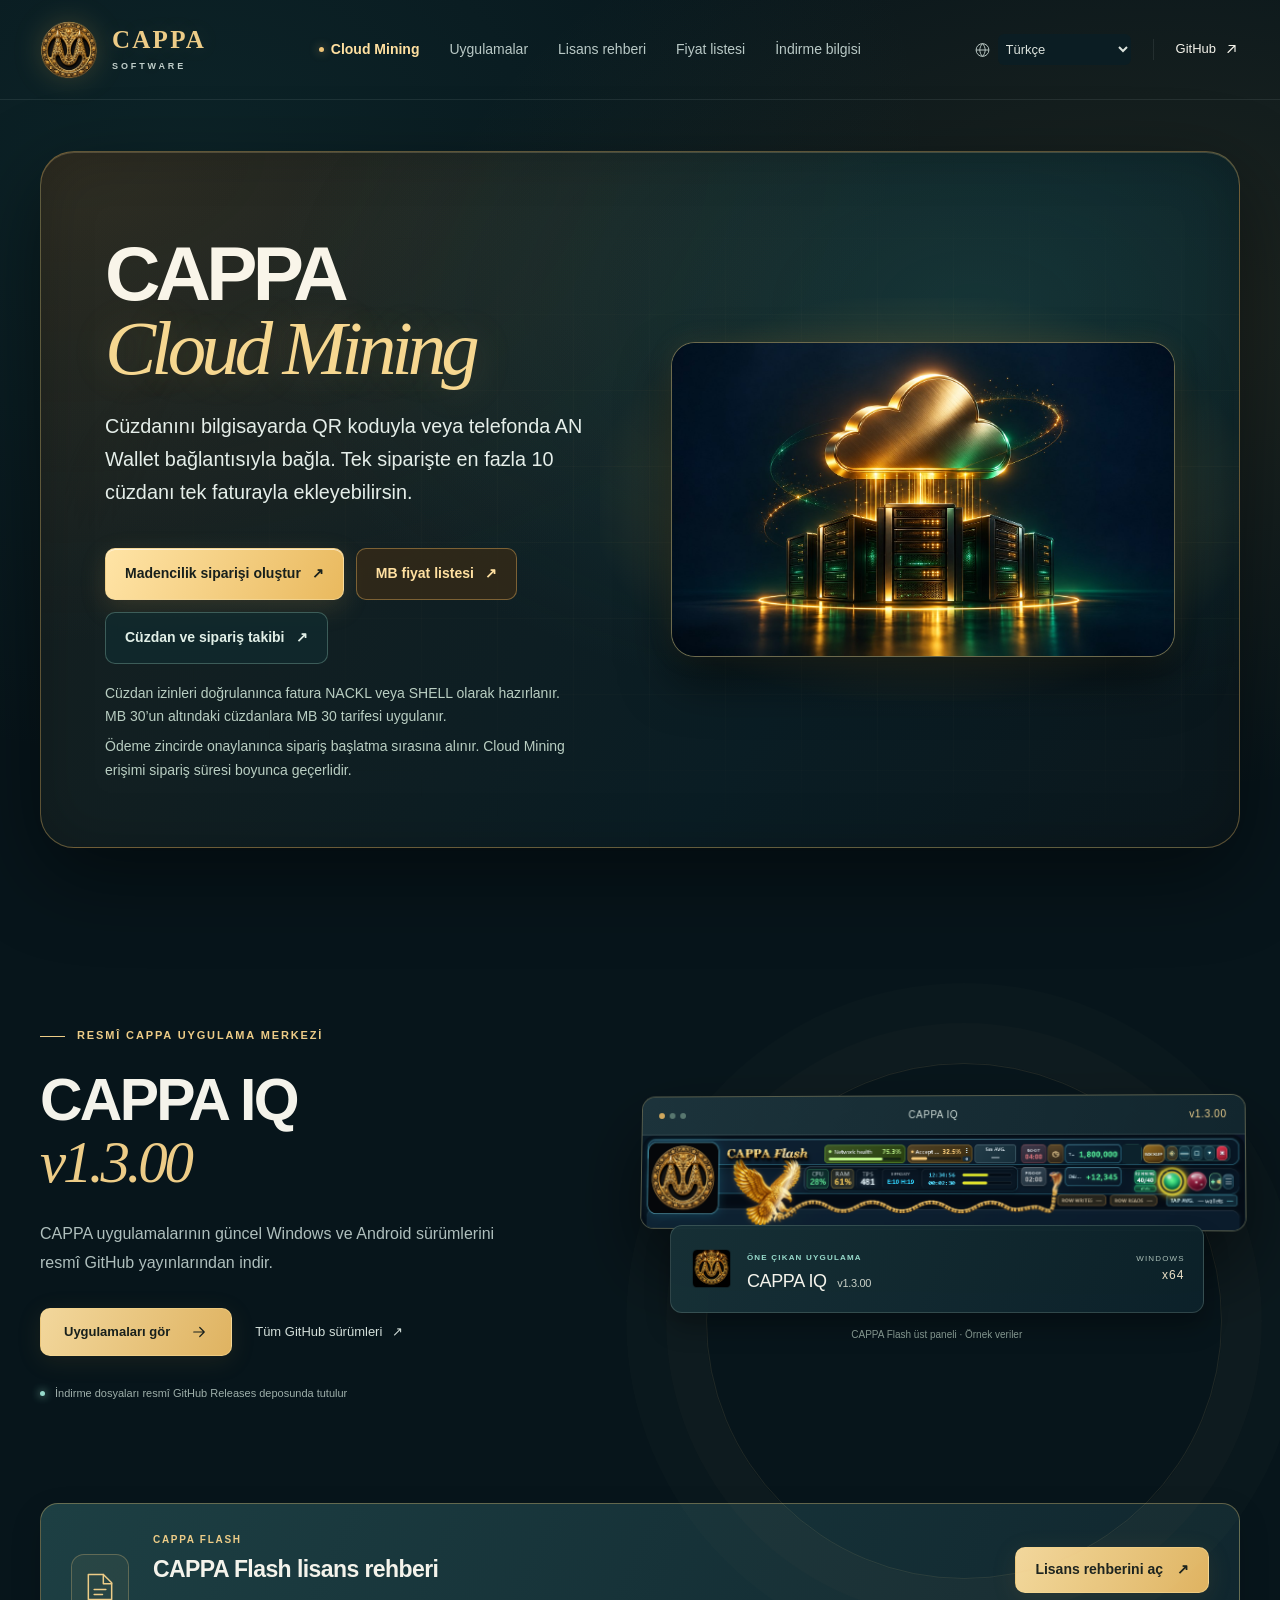
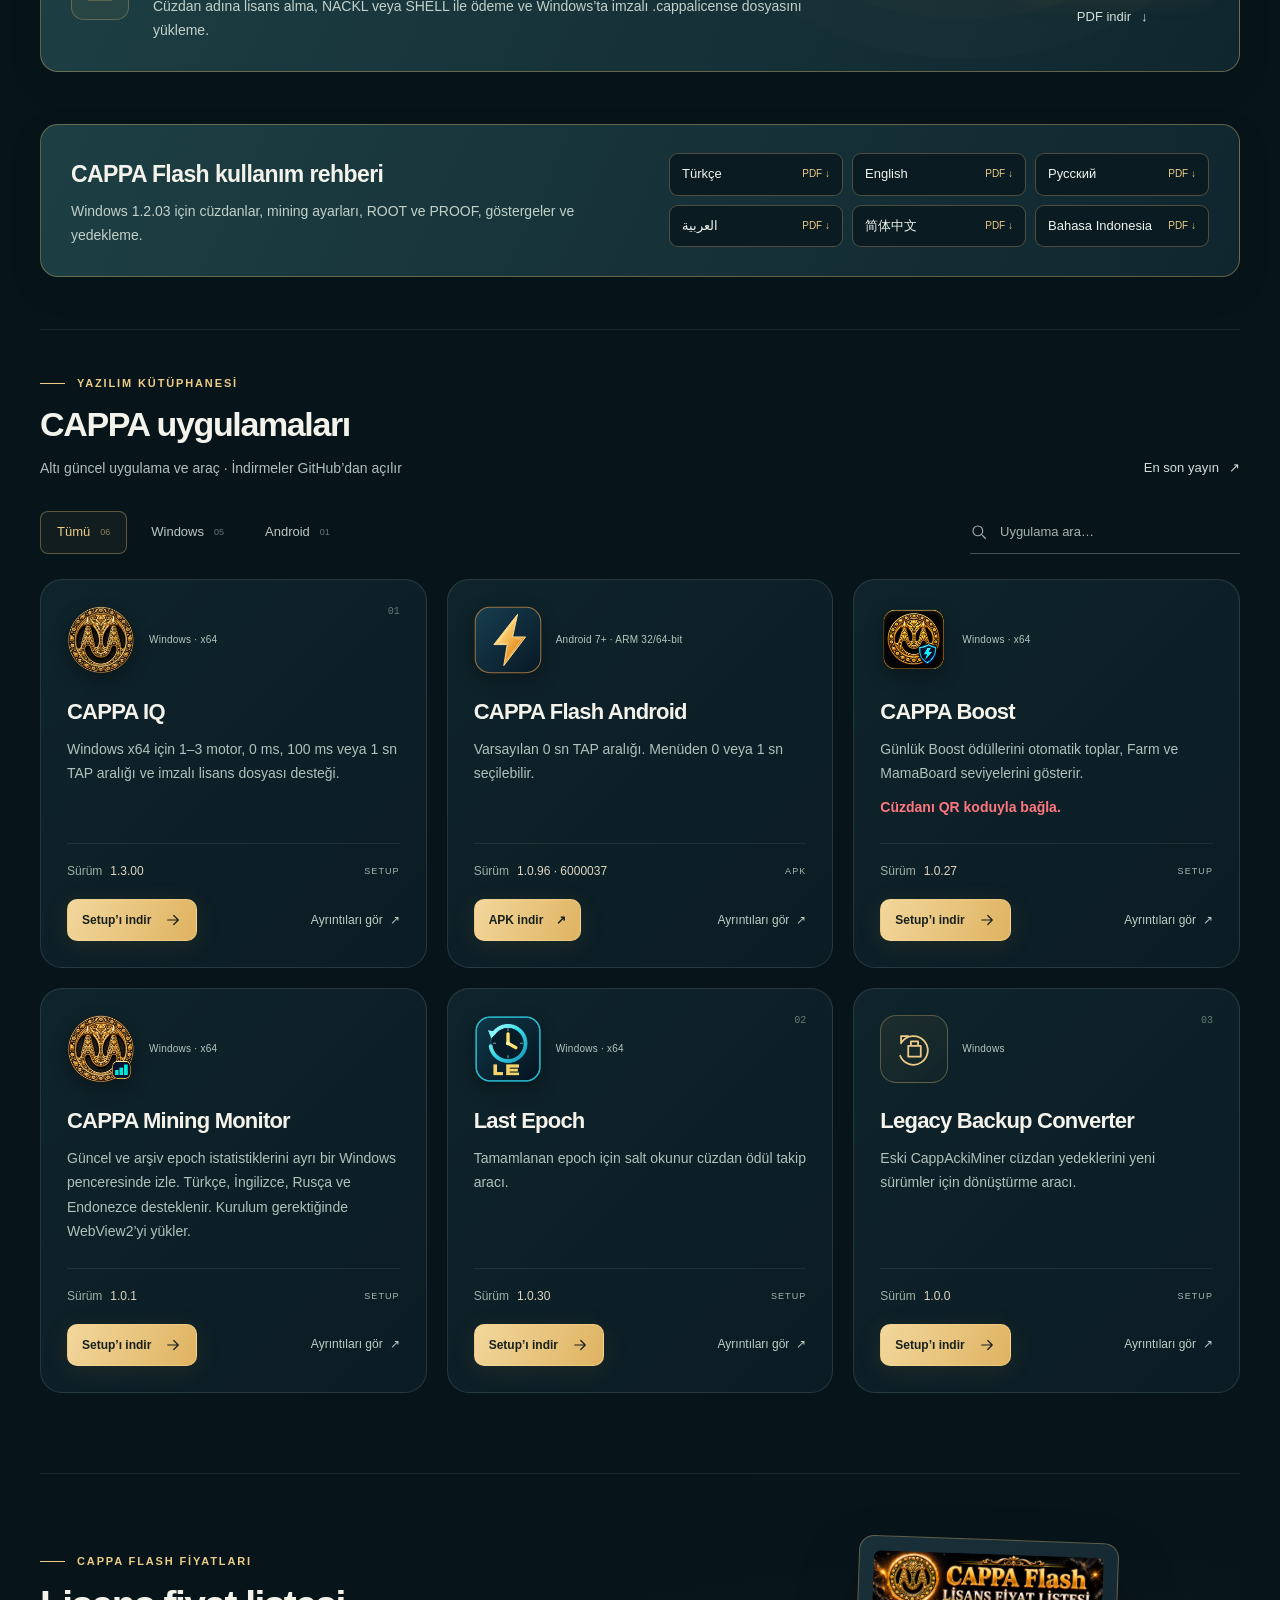
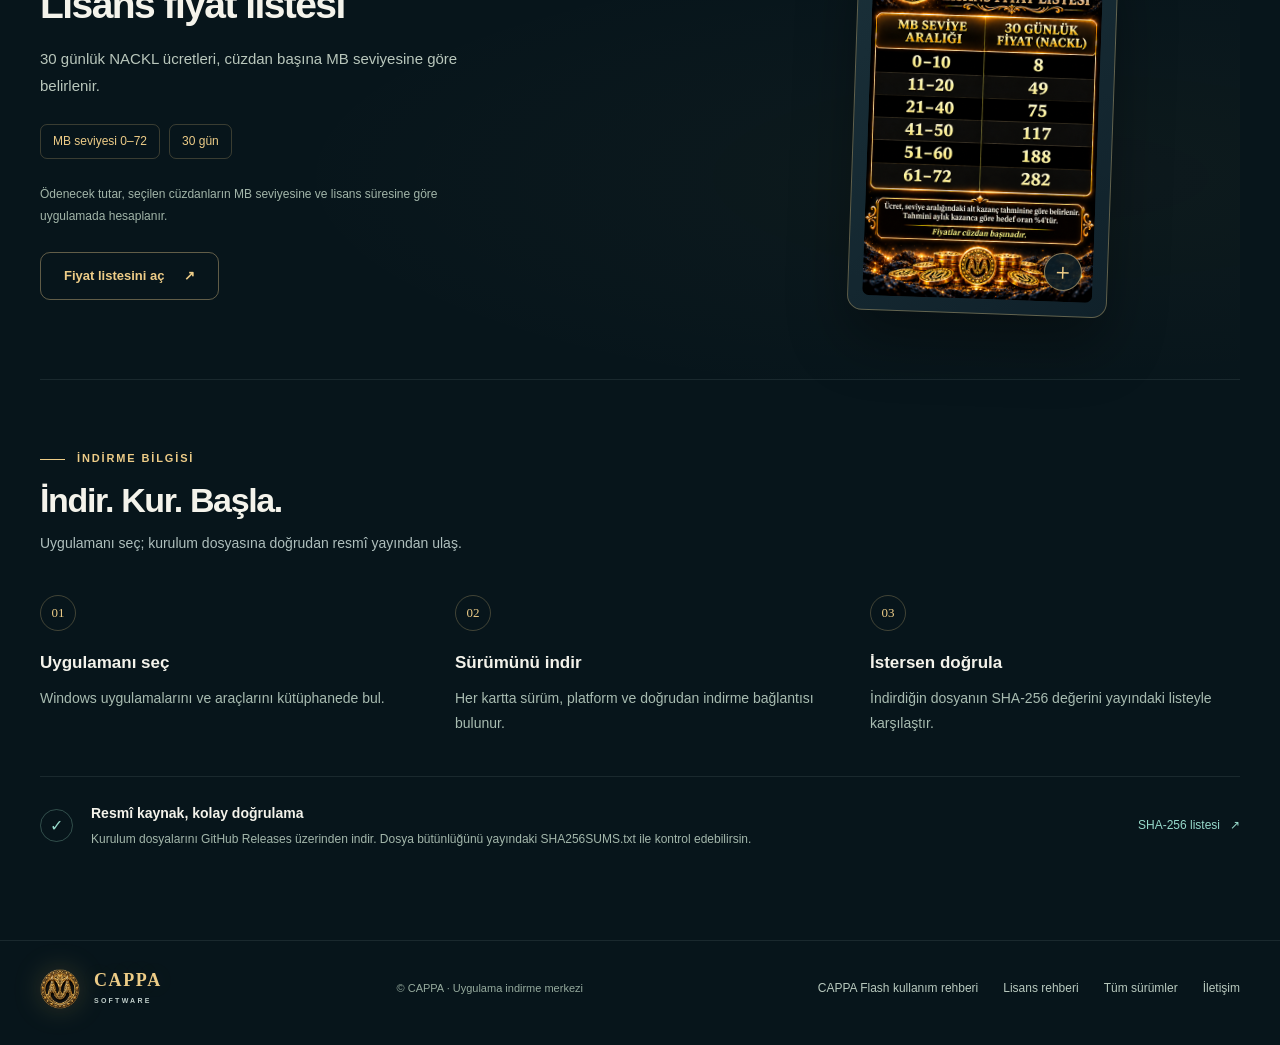
<file: index.html>
<!doctype html>
<html lang="tr"><head><meta charset="utf-8"><meta name="viewport" content="width=device-width,initial-scale=1"><meta name="theme-color" content="#07151b"><meta name="description" content="CAPPA uygulamalarını keşfet. Windows ve Android sürümlerini resmî GitHub yayınlarından indir."><link rel="icon" type="image/png" href="./cappa-logo.png"><title>CAPPA IQ v1.3.00</title><link rel="stylesheet" href="./styles.css?v=cloud-prices-20261128"></head>
<body>
<a class="skip" href="#top" data-i18n="skip">İçeriğe geç</a>
<header class="topbar"><div class="shell nav">
 <a class="brand" href="#top" aria-label="CAPPA"><img src="./cappa-logo.png" alt="" width="58" height="58"><span class="wordmark">CAPPA<small>SOFTWARE</small></span></a>
 <nav class="navlinks" aria-label="CAPPA"><a href="#cloud-mining" data-cloud-nav hidden>Cloud Mining</a><a href="#apps" data-i18n="navApps">Uygulamalar</a><a data-license-help href="./help/license/#tr" data-i18n="licenseNav">Lisans rehberi</a><a href="#prices" data-i18n="priceNav">Fiyat listesi</a><a href="#downloads" data-i18n="navDownloads">İndirme bilgisi</a></nav>
 <div class="nav-end"><label class="language-wrap"><svg viewBox="0 0 24 24" fill="none" aria-hidden="true"><circle cx="12" cy="12" r="9"/><path d="M3 12h18M12 3c5 5 5 13 0 18-5-5-5-13 0-18Z"/></svg><select id="language-select" aria-label="Dil"><option value="tr">Türkçe</option><option value="en">English</option><option value="ru">Русский</option><option value="ar">العربية</option><option value="zh">简体中文</option><option value="id">Bahasa Indonesia</option></select></label><a class="github-link" href="https://github.com/cappackiminer/CappAckiMiner" target="_blank" rel="noopener noreferrer">GitHub <svg viewBox="0 0 24 24" fill="none" aria-hidden="true"><path d="M5 12h14m-6-6 6 6-6 6" stroke="currentColor" stroke-width="1.6" stroke-linecap="round" stroke-linejoin="round"/></svg></a></div>
</div></header>
<main id="top">
 <section class="cloud-feature shell" id="cloud-mining" aria-labelledby="cloud-mining-title" data-cloud-origin="https://cappa-cloud-mining.pages.dev" hidden>
  <div class="cloud-feature-copy">
   <h1 id="cloud-mining-title"><span>CAPPA</span> <em>Cloud Mining</em></h1>
   <p class="cloud-feature-lead" data-i18n="cloudCopy">Cüzdanını bilgisayarda QR koduyla veya telefonda AN Wallet bağlantısıyla bağla. Tek siparişte en fazla 10 cüzdanı tek faturayla ekleyebilirsin.</p>
   <div class="cloud-feature-actions">
    <a class="button" data-cloud-checkout="order"><span data-i18n="cloudOpen">Madencilik siparişi oluştur</span><span aria-hidden="true">↗</span></a>
    <button class="quiet-link cloud-price-trigger" data-cloud-price type="button" aria-haspopup="dialog"><span data-i18n="cloudPriceOpen">MB fiyat listesi</span><span aria-hidden="true">↗</span></button>
    <a class="quiet-link" data-cloud-checkout="tracking"><span data-i18n="cloudTracking">Cüzdan ve sipariş takibi</span><span aria-hidden="true">↗</span></a>
   </div>
   <div class="cloud-feature-terms">
    <p data-i18n="cloudTerms">Cüzdan izinleri doğrulanınca fatura NACKL veya SHELL olarak hazırlanır. MB 30’un altındaki cüzdanlara MB 30 tarifesi uygulanır.</p>
    <p data-i18n="cloudRequirement">Ödeme zincirde onaylanınca sipariş başlatma sırasına alınır. Cloud Mining erişimi sipariş süresi boyunca geçerlidir.</p>
   </div>
  </div>
  <div class="cloud-feature-art" aria-hidden="true">
   <img src="./assets/cloud-mining-vitrine.jpg" width="1774" height="887" alt="" fetchpriority="high">
  </div>
 </section>
 <section class="hero shell" aria-labelledby="hero-title"><div class="hero-copy-block"><div class="eyebrow" data-i18n="heroEyebrow">Resmî CAPPA uygulama merkezi</div><h2 id="hero-title" data-i18n-html="heroTitle">CAPPA IQ<br><em>v1.3.00</em></h2><p class="hero-copy" data-i18n="heroCopy"></p><div class="hero-actions"><a class="button" href="#apps"><span data-i18n="browse">Uygulamaları gör</span><svg viewBox="0 0 24 24" fill="none" aria-hidden="true"><path d="M5 12h14m-6-6 6 6-6 6" stroke="currentColor" stroke-width="1.6" stroke-linecap="round" stroke-linejoin="round"/></svg></a><a class="quiet-link" href="https://github.com/cappackiminer/CappAckiMiner/releases" target="_blank" rel="noopener noreferrer"><span data-i18n="allReleases">Tüm GitHub sürümleri</span><span aria-hidden="true">↗</span></a></div><div class="mini-note"><i aria-hidden="true"></i><span data-i18n="note"></span></div></div>
 <div class="hero-art"><div class="art-orbit" aria-hidden="true"></div><div class="product-window"><div class="window-top"><span class="window-dots" aria-hidden="true"><i></i><i></i><i></i></span><span>CAPPA IQ</span><span class="window-version">v1.3.00</span></div><button class="preview-button" type="button" data-preview aria-label="Uygulama önizlemesi"><img class="flash-preview-image" src="./assets/flash-preview-v1200.png" alt="CAPPA Flash üst paneli, örnek veriler" width="1280" height="200" loading="lazy"><span class="preview-overlay"><span data-i18n="preview">Arayüzü incele</span> ↗</span></button></div><div class="featured-strip"><img src="./assets/eagle-gold.png" alt="" width="45" height="45"><div><span class="eyebrow" data-i18n="featuredLabel">Öne çıkan uygulama</span><strong>CAPPA IQ <small>v1.3.00</small></strong></div><span class="featured-os">WINDOWS<br><b>x64</b></span></div><p class="demo-caption" data-i18n="demo">CAPPA Flash üst paneli · Örnek veriler</p></div>
 </section>
 <section class="license-help shell" aria-labelledby="license-help-title"><div class="license-help-mark" aria-hidden="true"><svg viewBox="0 0 48 48" fill="none"><path d="M10 9h18l10 10v20H10V9Z" stroke="currentColor" stroke-width="1.8" stroke-linejoin="round"/><path d="M28 9v11h10M17 27h14M17 33h10" stroke="currentColor" stroke-width="1.8" stroke-linecap="round" stroke-linejoin="round"/></svg></div><div class="license-help-copy"><div class="eyebrow">CAPPA Flash</div><h2 id="license-help-title" data-i18n="licenseTitle">CAPPA Flash lisans rehberi</h2><p data-i18n="licenseCopy">Cüzdan adına lisans alma, NACKL veya SHELL ile ödeme ve Windows’ta imzalı .cappalicense dosyasını yükleme.</p></div><div class="license-help-actions"><a class="button" data-license-help href="./help/license/#tr"><span data-i18n="licenseOpen">Lisans rehberini aç</span><span aria-hidden="true">↗</span></a><a class="quiet-link" data-license-pdf href="./help/license/CAPPA-Lisans-Rehberi-Turkce.pdf?v=flash-1203" download><span data-i18n="licensePdf">PDF indir</span><span aria-hidden="true">↓</span></a></div></section>
 <section class="license-help eagle-guide shell" id="flash-guide" aria-labelledby="eagle-guide-title">
  <div class="license-help-copy">
   <h2 id="eagle-guide-title" data-i18n="eagleGuideTitle">CAPPA Flash kullanım rehberi</h2>
   <p data-i18n="eagleGuideCopy">Windows 1.2.03 için cüzdanlar, mining ayarları, ROOT ve PROOF, göstergeler ve yedekleme.</p>
  </div>
  <ul class="eagle-guide-downloads">
   <li><a lang="tr" href="./help/flash/CAPPA-Flash-User-Guide-TR.pdf?v=20261126" download><span>Türkçe</span><small>PDF ↓</small></a></li>
   <li><a lang="en" href="./help/flash/CAPPA-Flash-User-Guide-EN.pdf?v=20261126" download><span>English</span><small>PDF ↓</small></a></li>
   <li><a lang="ru" href="./help/flash/CAPPA-Flash-User-Guide-RU.pdf?v=20261126" download><span>Русский</span><small>PDF ↓</small></a></li>
   <li><a lang="ar" href="./help/flash/CAPPA-Flash-User-Guide-AR.pdf?v=20261126" download><span>العربية</span><small>PDF ↓</small></a></li>
   <li><a lang="zh" href="./help/flash/CAPPA-Flash-User-Guide-ZH.pdf?v=20261126" download><span>简体中文</span><small>PDF ↓</small></a></li>
   <li><a lang="id" href="./help/flash/CAPPA-Flash-User-Guide-ID.pdf?v=20261126" download><span>Bahasa Indonesia</span><small>PDF ↓</small></a></li>
  </ul>
 </section>
 <section class="library shell" id="apps" aria-labelledby="apps-title"><div class="section-head"><div><div class="eyebrow" data-i18n="libraryEyebrow">Yazılım kütüphanesi</div><h2 id="apps-title" data-i18n="libraryTitle">CAPPA uygulamaları</h2><p class="section-sub" data-i18n="librarySub"></p></div><a class="quiet-link" href="https://github.com/cappackiminer/CappAckiMiner/releases/tag/downloads-2026-10-18" target="_blank" rel="noopener noreferrer"><span data-i18n="latest">En son yayın</span> ↗</a></div>
 <div class="toolbar"><div class="filters" role="group" aria-label="Platform"><button class="filter active" data-filter="all" aria-pressed="true" type="button"><span data-i18n="all">Tümü</span><b>06</b></button><button class="filter" data-filter="windows" aria-pressed="false" type="button">Windows <b>05</b></button><button class="filter" data-filter="android" aria-pressed="false" type="button">Android <b>01</b></button></div><label class="search"><svg viewBox="0 0 24 24" fill="none" aria-hidden="true"><circle cx="10.5" cy="10.5" r="6.5"/><path d="m16 16 5 5"/></svg><input id="search" type="search" placeholder="Uygulama ara…" aria-label="Uygulama ara"></label></div>
 <div class="grid" id="app-grid"><article class="app-card" data-id="miner" data-platform="windows" data-search="CAPPA IQ Flash Eagle Windows x64">
  <div class="card-top"><div class="app-icon miner"><img src="./assets/eagle-windows-v110.png" alt="" width="72" height="72" loading="lazy"></div><span class="platform">Windows · x64</span><span class="card-index" aria-hidden="true">01</span></div>
  <h3>CAPPA IQ</h3><p data-i18n="miner">Windows x64 için 1–3 motor, 0 ms, 100 ms veya 1 sn TAP aralığı ve imzalı lisans dosyası desteği.</p>
  <div class="card-version"><span><span data-i18n="version">Sürüm</span></span><strong>1.3.00</strong><span class="file-type">SETUP</span></div>
  <div class="card-foot"><a class="download button" href="https://github.com/cappackiminer/CappAckiMiner/releases/download/downloads-2026-10-18/CAPPA-IQ-v1.3.00-Last4h-x64-Setup.exe?build=65dda63d"><span data-i18n="setup">İndir</span><svg viewBox="0 0 24 24" fill="none" aria-hidden="true"><path d="M5 12h14m-6-6 6 6-6 6" stroke="currentColor" stroke-width="1.6" stroke-linecap="round" stroke-linejoin="round"/></svg></a><button class="details" data-app="miner" type="button"><span data-i18n="details">Ayrıntıları gör</span><span aria-hidden="true">↗</span></button></div>
</article>
<article class="app-card" data-id="androidFlash" data-platform="android" data-search="CAPPA Flash Android apk mobile armv7 arm64 mining TAP 6000037">
  <div class="card-top"><div class="app-icon miner"><img src="./assets/cappa-flash-android.svg" alt="" width="72" height="72" loading="lazy"></div><span class="platform">Android 7+ · ARM 32/64-bit</span></div>
  <h3>CAPPA Flash Android</h3><p data-i18n="androidFlash">Varsayılan 0 sn TAP aralığı. Menüden 0 veya 1 sn seçilebilir.</p>
  <div class="card-version"><span data-i18n="version">Sürüm</span><strong>1.0.96 · 6000037</strong><span class="file-type">APK</span></div>
  <div class="card-foot"><a class="download button" href="https://github.com/cappackiminer/CappAckiMiner/releases/download/downloads-2026-10-18/CAPPA-Flash-v1.0.96-Android-6000037-Universal.apk"><span data-i18n="apk">APK indir</span> ↗</a><button class="details" data-app="androidFlash" type="button"><span data-i18n="details">Ayrıntıları gör</span> ↗</button></div>
</article>
<article class="app-card" data-id="boost" data-platform="windows" data-search="CAPPA Boost Windows x64 Acki Nacki Farm MamaBoard">
  <div class="card-top"><div class="app-icon"><img src="./assets/cappa-boost.png" alt="" width="128" height="128" loading="lazy"></div><span class="platform">Windows · x64</span></div>
  <h3 class="app-title">CAPPA Boost</h3>
  <p><span data-i18n="boostCard">Günlük Boost ödüllerini otomatik toplar, Farm ve MamaBoard seviyelerini gösterir.</span><strong class="boost-qr-note" data-i18n="boostQr">Cüzdanı QR koduyla bağla.</strong></p>
  <div class="card-version"><span data-i18n="version">Sürüm</span><strong>1.0.27</strong><span class="file-type">SETUP</span></div>
  <div class="card-foot"><a class="download button" href="https://github.com/cappackiminer/CappAckiMiner/releases/download/downloads-2026-10-18/CAPPA-Boost-v1.0.27-Sabit-Ust-Panel-x64-Setup.exe"><span data-i18n="setup">İndir</span><svg viewBox="0 0 24 24" fill="none" aria-hidden="true"><path d="M5 12h14m-6-6 6 6-6 6" stroke="currentColor" stroke-width="1.6" stroke-linecap="round" stroke-linejoin="round"/></svg></a><button class="details" data-app="boost" type="button"><span data-i18n="details">Ayrıntıları gör</span><span aria-hidden="true">↗</span></button></div>
</article>
<article class="app-card" data-id="miningMonitor" data-platform="windows" data-search="CAPPA Mining Monitor Windows x64 epoch reward statistics istatistik madencilik">
  <div class="card-top"><div class="app-icon"><img src="./assets/cappa-monitor-stats.png" alt="" width="256" height="256" loading="lazy"></div><span class="platform">Windows · x64</span></div>
  <h3>CAPPA Mining Monitor</h3><p data-i18n="miningMonitor">Güncel ve arşiv epoch istatistiklerini ayrı bir Windows penceresinde izle. Türkçe, İngilizce, Rusça ve Endonezce desteklenir. Kurulum gerektiğinde WebView2’yi yükler.</p>
  <div class="card-version"><span data-i18n="version">Sürüm</span><strong>1.0.1</strong><span class="file-type">SETUP</span></div>
  <div class="card-foot"><a class="download button" href="https://github.com/cappackiminer/CappAckiMiner/releases/download/downloads-2026-10-18/CAPPA-Mining-Monitor-v1.0.1-x64-Setup.exe?build=b6196ddd"><span data-i18n="setup">İndir</span><svg viewBox="0 0 24 24" fill="none" aria-hidden="true"><path d="M5 12h14m-6-6 6 6-6 6" stroke="currentColor" stroke-width="1.6" stroke-linecap="round" stroke-linejoin="round"/></svg></a><button class="details" data-app="miningMonitor" type="button"><span data-i18n="details">Ayrıntıları gör</span><span aria-hidden="true">↗</span></button></div>
</article>
<article class="app-card" data-id="epoch" data-platform="windows" data-search="reward tracker wallet">
  <div class="card-top"><div class="app-icon epoch"><img src="./assets/last-epoch.png" alt="" width="72" height="72" loading="lazy"></div><span class="platform">Windows · x64</span><span class="card-index" aria-hidden="true">02</span></div>
  <h3>Last Epoch</h3><p data-i18n="epoch">Tamamlanan epoch için salt okunur cüzdan ödül takip aracı.</p>
  <div class="card-version"><span><span data-i18n="version">Sürüm</span></span><strong>1.0.30</strong><span class="file-type">SETUP</span></div>
  <div class="card-foot"><a class="download button" href="https://github.com/cappackiminer/CappAckiMiner/releases/download/downloads-2026-10-18/CappAckiMiner-Last-Epoch-v1.0.30-x64-Setup.exe"><span data-i18n="setup">İndir</span><svg viewBox="0 0 24 24" fill="none" aria-hidden="true"><path d="M5 12h14m-6-6 6 6-6 6" stroke="currentColor" stroke-width="1.6" stroke-linecap="round" stroke-linejoin="round"/></svg></a><button class="details" data-app="epoch" type="button"><span data-i18n="details">Ayrıntıları gör</span><span aria-hidden="true">↗</span></button></div>
</article>
<article class="app-card" data-id="backup" data-platform="windows" data-search="utility backup wallet converter">
  <div class="card-top"><div class="app-icon backup"><svg viewBox="0 0 48 48" fill="none" aria-hidden="true"><path d="M17 9H9v8m.6-1A16 16 0 1 1 8 31" stroke="currentColor" stroke-width="2" stroke-linecap="round" stroke-linejoin="round"/><path d="M17 20h14v12H17zm3-5h8v5h-8z" stroke="currentColor" stroke-width="2" stroke-linejoin="round"/></svg></div><span class="platform">Windows</span><span class="card-index" aria-hidden="true">03</span></div>
  <h3>Legacy Backup Converter</h3><p data-i18n="backup">Eski CappAckiMiner cüzdan yedeklerini yeni sürümler için dönüştürme aracı.</p>
  <div class="card-version"><span><span data-i18n="version">Sürüm</span></span><strong>1.0.0</strong><span class="file-type">SETUP</span></div>
  <div class="card-foot"><a class="download button" href="https://github.com/cappackiminer/CappAckiMiner/releases/download/downloads-2026-10-18/CappAckiMiner-Legacy-Backup-Converter-Setup.exe"><span data-i18n="setup">İndir</span><svg viewBox="0 0 24 24" fill="none" aria-hidden="true"><path d="M5 12h14m-6-6 6 6-6 6" stroke="currentColor" stroke-width="1.6" stroke-linecap="round" stroke-linejoin="round"/></svg></a><button class="details" data-app="backup" type="button"><span data-i18n="details">Ayrıntıları gör</span><span aria-hidden="true">↗</span></button></div>
</article><p id="empty" class="empty" hidden data-i18n="noResults">Bu aramayla eşleşen uygulama yok.</p></div></section>
 <section class="pricing shell" id="prices" aria-labelledby="price-title"><div class="pricing-copy"><div class="eyebrow" data-i18n="priceEyebrow">CAPPA Flash fiyatları</div><h2 id="price-title" data-i18n="priceTitle">Lisans fiyat listesi</h2><p data-i18n="priceCopy">30 günlük NACKL ücretleri, cüzdan başına MB seviyesine göre belirlenir.</p><div class="price-specs"><span data-i18n="mbLevelRange">MB seviyesi 0–72</span><span data-i18n="duration">30 gün</span></div><p class="poster-note" data-i18n="posterTerms">Ödenecek tutar, seçilen cüzdanların MB seviyesine ve lisans süresine göre uygulamada hesaplanır.</p><button class="button secondary" type="button" data-price><span data-i18n="priceOpen">Fiyat listesini aç</span><span aria-hidden="true">↗</span></button></div><button class="poster-preview" data-price type="button" aria-label="Fiyat listesi"><img id="price-image" src="./assets/eagle-license-prices-tr.png?v=flash-20261126" alt="CAPPA Flash lisans fiyatları · MB 0–10: 8, 11–20: 49, 21–40: 75, 41–50: 117, 51–60: 188, 61–72: 282 NACKL / 30 gün" width="1024" height="1536" loading="lazy"><span class="poster-magnify" aria-hidden="true">＋</span></button></section>
 <section class="download-section shell" id="downloads" aria-labelledby="download-title"><div class="section-head"><div><div class="eyebrow" data-i18n="navDownloads">İndirme bilgisi</div><h2 id="download-title" data-i18n="downloadInfo">İndir. Kur. Başla.</h2><p class="section-sub" data-i18n="downloadCopy"></p></div></div><div class="steps"><article><span class="step-index">01</span><h3 data-i18n="step1"></h3><p data-i18n="step1Copy"></p></article><article><span class="step-index">02</span><h3 data-i18n="step2"></h3><p data-i18n="step2Copy"></p></article><article><span class="step-index">03</span><h3 data-i18n="step3"></h3><p data-i18n="step3Copy"></p></article></div><div class="trust"><span class="trust-mark" aria-hidden="true">✓</span><div><h3 data-i18n="trustTitle"></h3><p data-i18n="trustCopy"></p></div><a class="quiet-link" href="https://github.com/cappackiminer/CappAckiMiner/releases/download/downloads-2026-10-18/SHA256SUMS.txt"><span data-i18n="hashes">SHA-256 listesi</span> ↗</a></div></section>
</main>
<footer><div class="shell footer-inner"><a class="brand footer-brand" href="#top"><img src="./cappa-logo.png" alt="" width="40" height="40"><span class="wordmark">CAPPA<small>SOFTWARE</small></span></a><span data-i18n="footer">© CAPPA · Uygulama indirme merkezi</span><div class="footer-links"><a href="#flash-guide" data-i18n="eagleGuideTitle">CAPPA Flash kullanım rehberi</a><a data-license-help href="./help/license/#tr" data-i18n="licenseNav">Lisans rehberi</a><a href="https://github.com/cappackiminer/CappAckiMiner/releases" target="_blank" rel="noopener noreferrer" data-i18n="releases">Tüm sürümler</a><a href="https://t.me/cappadocia77" target="_blank" rel="noopener noreferrer" data-i18n="contact">İletişim</a></div></div></footer>
<dialog id="lightbox" aria-labelledby="dialog-title"><div class="dialog-head"><h2 id="dialog-title"></h2><button type="button" class="close-dialog" aria-label="Kapat">×</button></div><div class="dialog-body" id="dialog-body"></div></dialog>
<script src="./translations.js?v=mining-monitor-1.0.1-b6196ddd"></script><script src="./apps.js?v=iq-1.3.00-last4h-65dda63d"></script><script src="./app.js?v=cloud-prices-link-20261128"></script>
</body></html>
</file>
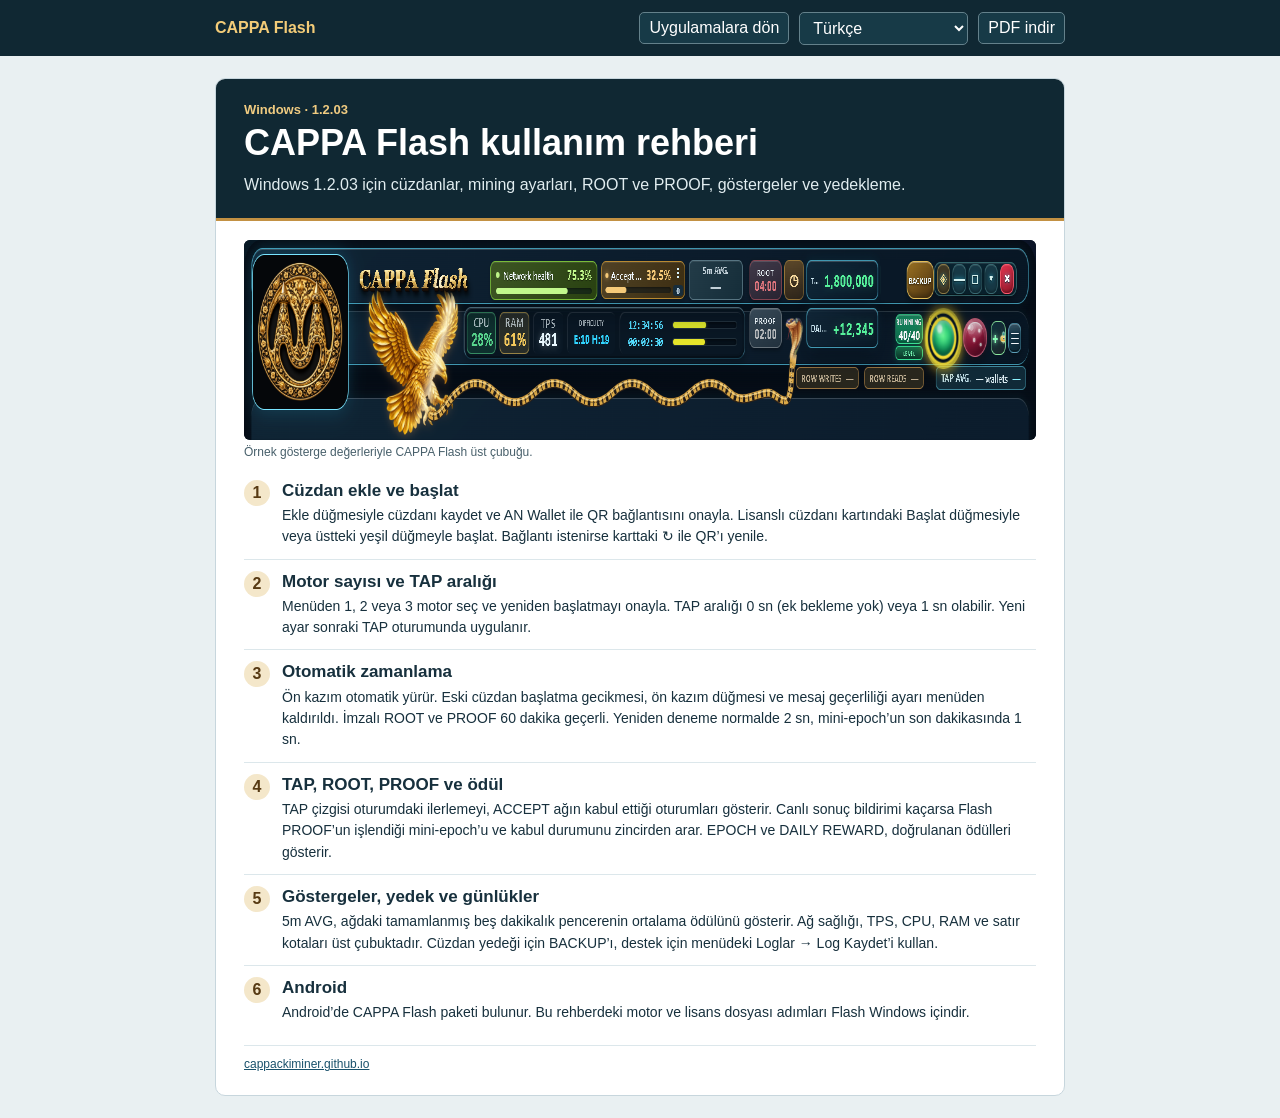
<file: help/flash/index.html>
<!doctype html>
<html lang="tr"><head><meta charset="utf-8"><meta name="viewport" content="width=device-width,initial-scale=1"><title>CAPPA Flash kullanım rehberi</title><style>
*{box-sizing:border-box}
:root{font-family:"Segoe UI","Microsoft YaHei",Tahoma,sans-serif;color:#17303d;background:#e9f0f2;color-scheme:light}
body{margin:0}
[hidden]{display:none!important}
nav{color:#fff;background:#102833}
nav>div{width:min(100% - 32px,850px);margin:auto;min-height:56px;display:flex;align-items:center;gap:10px;flex-wrap:wrap;padding:8px 0}
nav b{color:#f3cc78;margin-inline-end:auto}
nav a,nav select{font:inherit;padding:6px 9px;color:#fff;background:#173a47;border:1px solid #64818b;border-radius:5px}
nav a{text-decoration:none}
article{width:min(100% - 28px,850px);margin:22px auto;background:white;border:1px solid #c7d6dd;border-radius:10px;overflow:hidden}
header{padding:23px 28px 20px;background:#102833;color:#fff;border-bottom:3px solid #c39143}
.version{color:#f0cb80;font-size:13px;font-weight:700}
h1{font-size:clamp(24px,5vw,36px);line-height:1.19;margin:5px 0 8px}
header p{color:#e1edf0;margin:0;line-height:1.55}
main>article>div{padding:19px 28px 24px}
ol{padding:0;list-style:none;margin:0}
li{display:grid;grid-template-columns:27px minmax(0,1fr);gap:11px;padding:11px 0;border-bottom:1px solid #dce7eb;break-inside:avoid}
li:last-child{border:none}
.index{display:grid;place-items:center;border-radius:50%;width:26px;height:26px;background:#f4e7ca;color:#573a13;font-weight:700}
h2{margin:0 0 3px;font-size:17px;line-height:1.3}
li p{margin:0;font-size:14px;line-height:1.53;overflow-wrap:anywhere}
figure{margin:0 0 10px;break-inside:avoid}
figure img{display:block;width:100%;border-radius:6px}
.flash-preview-frame{display:block;background:#091827;border-radius:6px}
.flash-preview-image{clip-path:polygon(evenodd,0 0,100% 0,100% 100%,0 100%,0 0,80.35% 10%,80.35% 30.25%,83.45% 30.25%,83.45% 10%,80.35% 10%,0 0)}
figcaption{font-size:12px;color:#48606b;margin-top:5px}
footer{margin:11px 0 0;padding-top:11px;border-top:1px solid #dce7eb;font-size:12px}
footer a{color:#19516b}
@media(max-width:480px){header,main>article>div{padding-inline:16px}nav b{width:100%}}
@page{size:A4;margin:13mm}
@media print{
  :root{background:white;print-color-adjust:exact;-webkit-print-color-adjust:exact}
  nav{display:none}
  article{width:100%;margin:0;border:none;border-radius:0}
  header{padding:15px 19px}
  h1{font-size:27px}
  header p,li p{font-size:12px}
  main>article>div{padding:12px 17px 0}
  li{padding:8px 0}
  h2{font-size:15px}
  footer{margin-top:6px}
}
</style></head><body>
<nav><div><b dir="ltr">CAPPA Flash</b><a id="home" href="../../">Uygulamalara dön</a><select id="language" aria-label="Language"><option value="tr">Türkçe</option><option value="en">English</option><option value="ru">Русский</option><option value="ar">العربية</option><option value="zh">简体中文</option><option value="id">Bahasa Indonesia</option></select><a id="pdf" href="CAPPA-Flash-User-Guide-TR.pdf?v=20261126" download>PDF indir</a></div></nav><main>
<article lang="tr" dir="ltr" id="guide-tr"><header><div class="version" dir="ltr">Windows · 1.2.03</div><h1>CAPPA Flash kullanım rehberi</h1><p>Windows 1.2.03 için cüzdanlar, mining ayarları, ROOT ve PROOF, göstergeler ve yedekleme.</p></header><div><figure><picture class="flash-preview-frame"><img class="flash-preview-image" width="1280" height="200" src="../../assets/flash-preview-v1200.png" alt="Örnek gösterge değerleriyle CAPPA Flash üst çubuğu."></picture><figcaption>Örnek gösterge değerleriyle CAPPA Flash üst çubuğu.</figcaption></figure><ol><li id="tr-step-1"><bdi class="index">1</bdi><div><h2>Cüzdan ekle ve başlat</h2><p>Ekle düğmesiyle cüzdanı kaydet ve AN Wallet ile QR bağlantısını onayla. Lisanslı cüzdanı kartındaki Başlat düğmesiyle veya üstteki yeşil düğmeyle başlat. Bağlantı istenirse karttaki ↻ ile QR’ı yenile.</p></div></li>
<li id="tr-step-2"><bdi class="index">2</bdi><div><h2>Motor sayısı ve TAP aralığı</h2><p>Menüden 1, 2 veya 3 motor seç ve yeniden başlatmayı onayla. TAP aralığı 0 sn (ek bekleme yok) veya 1 sn olabilir. Yeni ayar sonraki TAP oturumunda uygulanır.</p></div></li>
<li id="tr-step-3"><bdi class="index">3</bdi><div><h2>Otomatik zamanlama</h2><p>Ön kazım otomatik yürür. Eski cüzdan başlatma gecikmesi, ön kazım düğmesi ve mesaj geçerliliği ayarı menüden kaldırıldı. İmzalı ROOT ve PROOF 60 dakika geçerli. Yeniden deneme normalde 2 sn, mini-epoch’un son dakikasında 1 sn.</p></div></li>
<li id="tr-step-4"><bdi class="index">4</bdi><div><h2>TAP, ROOT, PROOF ve ödül</h2><p>TAP çizgisi oturumdaki ilerlemeyi, ACCEPT ağın kabul ettiği oturumları gösterir. Canlı sonuç bildirimi kaçarsa Flash PROOF’un işlendiği mini-epoch’u ve kabul durumunu zincirden arar. EPOCH ve DAILY REWARD, doğrulanan ödülleri gösterir.</p></div></li>
<li id="tr-step-5"><bdi class="index">5</bdi><div><h2>Göstergeler, yedek ve günlükler</h2><p>5m AVG, ağdaki tamamlanmış beş dakikalık pencerenin ortalama ödülünü gösterir. Ağ sağlığı, TPS, CPU, RAM ve satır kotaları üst çubuktadır. Cüzdan yedeği için BACKUP’ı, destek için menüdeki Loglar → Log Kaydet’i kullan.</p></div></li>
<li id="tr-step-6"><bdi class="index">6</bdi><div><h2>Android</h2><p>Android’de CAPPA Flash paketi bulunur. Bu rehberdeki motor ve lisans dosyası adımları Flash Windows içindir.</p></div></li></ol><footer><a href="https://cappackiminer.github.io/" dir="ltr">cappackiminer.github.io</a></footer></div></article>
<article lang="en" dir="ltr" id="guide-en" hidden><header><div class="version" dir="ltr">Windows · 1.2.03</div><h1>CAPPA Flash user guide</h1><p>Wallet setup, mining settings, ROOT and PROOF, dashboard indicators, and backup for Windows 1.2.03.</p></header><div><figure><picture class="flash-preview-frame"><img class="flash-preview-image" width="1280" height="200" src="../../assets/flash-preview-v1200.png" alt="CAPPA Flash toolbar with sample indicator values."></picture><figcaption>CAPPA Flash toolbar with sample indicator values.</figcaption></figure><ol><li id="en-step-1"><bdi class="index">1</bdi><div><h2>Add a wallet and start mining</h2><p>Use Add to save a wallet, then approve the QR connection in AN Wallet. Start a licensed wallet from its card or use the green button to start eligible wallets. If a card asks you to reconnect, use its ↻ button to get a new QR.</p></div></li>
<li id="en-step-2"><bdi class="index">2</bdi><div><h2>Engine count and TAP interval</h2><p>Select 1, 2, or 3 engines in the menu and confirm the restart. Choose a TAP interval of 0 s (no added wait) or 1 s. This applies to the next TAP session.</p></div></li>
<li id="en-step-3"><bdi class="index">3</bdi><div><h2>Automatic timing</h2><p>Premine runs automatically. The old wallet start delay, Premine toggle, and signed-message lifetime control have been removed. Signed ROOT and PROOF messages are valid for 60 minutes. They retry every 2 s in general and every 1 s in the last minute of the mini-epoch.</p></div></li>
<li id="en-step-4"><bdi class="index">4</bdi><div><h2>TAP, ROOT, PROOF, and rewards</h2><p>The TAP bar shows session progress. ACCEPT shows sessions accepted by the network. If the live result is missed, Flash looks up the PROOF result and the mini-epoch in which it was processed on-chain. EPOCH and DAILY REWARD show verified rewards.</p></div></li>
<li id="en-step-5"><bdi class="index">5</bdi><div><h2>Dashboard, backup, and logs</h2><p>5m AVG shows the network’s average reward for a completed five-minute window. The toolbar shows network health, TPS, CPU, RAM, and row quotas. Use BACKUP to save wallets and Logs → Save log to share diagnostics with support.</p></div></li>
<li id="en-step-6"><bdi class="index">6</bdi><div><h2>Android</h2><p>CAPPA Flash is available on Android. The engine and license-file steps in this guide apply to Flash for Windows.</p></div></li></ol><footer><a href="https://cappackiminer.github.io/" dir="ltr">cappackiminer.github.io</a></footer></div></article>
<article lang="ru" dir="ltr" id="guide-ru" hidden><header><div class="version" dir="ltr">Windows · 1.2.03</div><h1>Руководство пользователя CAPPA Flash</h1><p>Кошельки, настройки майнинга, ROOT и PROOF, индикаторы и резервное копирование в Windows 1.2.03.</p></header><div><figure><picture class="flash-preview-frame"><img class="flash-preview-image" width="1280" height="200" src="../../assets/flash-preview-v1200.png" alt="Панель CAPPA Flash с демонстрационными показателями."></picture><figcaption>Панель CAPPA Flash с демонстрационными показателями.</figcaption></figure><ol><li id="ru-step-1"><bdi class="index">1</bdi><div><h2>Добавьте кошелёк и запустите майнинг</h2><p>Сохраните кошелёк кнопкой добавления и подтвердите QR-подключение в AN Wallet. Запустите лицензированный кошелёк из его карточки или используйте зелёную кнопку для доступных кошельков. Кнопка ↻ создаёт новый QR для подключения.</p></div></li>
<li id="ru-step-2"><bdi class="index">2</bdi><div><h2>Движки и интервал TAP</h2><p>Выберите в меню 1, 2 или 3 движка и подтвердите перезапуск. Интервал TAP 0 с убирает дополнительную паузу, также доступна 1 с. Настройка действует со следующего сеанса.</p></div></li>
<li id="ru-step-3"><bdi class="index">3</bdi><div><h2>Автоматическое расписание</h2><p>Предварительный расчёт выполняется автоматически. Задержка запуска кошельков, выключатель предварительного расчёта и настройка срока сообщения удалены. Подписанные ROOT и PROOF действуют 60 минут. Интервал повторов составляет 2 с и сокращается до 1 с в последнюю минуту мини-эпохи.</p></div></li>
<li id="ru-step-4"><bdi class="index">4</bdi><div><h2>TAP, ROOT, PROOF и награды</h2><p>Полоса TAP показывает ход сеанса, ACCEPT отражает принятые сетью сеансы. При пропуске уведомления Flash ищет в цепочке результат PROOF и мини-эпоху его обработки. EPOCH и DAILY REWARD показывают подтверждённые награды.</p></div></li>
<li id="ru-step-5"><bdi class="index">5</bdi><div><h2>Показатели, резервная копия и журналы</h2><p>5m AVG показывает среднюю награду сети за завершённый пятиминутный период. На панели есть состояние сети, TPS, загрузка CPU и RAM, лимиты строк. Сохраните кошельки через BACKUP. Для поддержки сохраните журнал из меню.</p></div></li>
<li id="ru-step-6"><bdi class="index">6</bdi><div><h2>Android</h2><p>Для Android доступен CAPPA Flash. Настройки движков и импорт файла описаны для Flash на Windows.</p></div></li></ol><footer><a href="https://cappackiminer.github.io/" dir="ltr">cappackiminer.github.io</a></footer></div></article>
<article lang="ar" dir="rtl" id="guide-ar" hidden><header><div class="version" dir="ltr">Windows · 1.2.03</div><h1>دليل استخدام CAPPA Flash</h1><p>إعداد المحافظ والتعدين وROOT وPROOF والمؤشرات والنسخ الاحتياطي على Windows 1.2.03.</p></header><div><figure><picture class="flash-preview-frame"><img class="flash-preview-image" width="1280" height="200" src="../../assets/flash-preview-v1200.png" alt="شريط CAPPA Flash مع قيم توضيحية للمؤشرات."></picture><figcaption>شريط CAPPA Flash مع قيم توضيحية للمؤشرات.</figcaption></figure><ol><li id="ar-step-1"><bdi class="index">1</bdi><div><h2>أضف محفظة وابدأ التعدين</h2><p>احفظ المحفظة بزر الإضافة، ثم وافق على اتصال QR في AN Wallet. شغّل المحفظة المرخصة من بطاقتها، أو شغّل المحافظ المؤهلة بالزر الأخضر. استخدم ↻ لإنشاء رمز QR جديد عند طلب إعادة الاتصال.</p></div></li>
<li id="ar-step-2"><bdi class="index">2</bdi><div><h2>المحركات والفاصل بين عمليات TAP</h2><p>اختر 1 أو 2 أو 3 محركات من القائمة وأكّد إعادة التشغيل. اختر 0 ثانية دون انتظار إضافي أو ثانية واحدة بين عمليات TAP. يطبّق الإعداد في الجلسة التالية.</p></div></li>
<li id="ar-step-3"><bdi class="index">3</bdi><div><h2>التوقيت التلقائي</h2><p>يعمل الحساب المسبق تلقائيًا. أزيل تأخير بدء المحافظ وزر الحساب المسبق وإعداد صلاحية الرسالة. صلاحية رسائل ROOT وPROOF الموقّعة 60 دقيقة. تتكرر المحاولة كل ثانيتين وعند الدقيقة الأخيرة من الحقبة المصغرة كل ثانية.</p></div></li>
<li id="ar-step-4"><bdi class="index">4</bdi><div><h2>TAP وROOT وPROOF والمكافآت</h2><p>يعرض شريط TAP تقدم الجلسة ويعرض ACCEPT الجلسات المقبولة في الشبكة. عند فقد إشعار النتيجة المباشر يبحث Flash في السلسلة عن نتيجة PROOF والحقبة المصغرة التي عولج فيها. يعرض EPOCH وDAILY REWARD المكافآت المؤكدة.</p></div></li>
<li id="ar-step-5"><bdi class="index">5</bdi><div><h2>المؤشرات والنسخ الاحتياطي والسجلات</h2><p>يعرض 5m AVG متوسط مكافأة الشبكة لفترة مكتملة من خمس دقائق. يتضمن الشريط صحة الشبكة وTPS وحمل CPU وRAM وحصص الصفوف. احفظ المحافظ عبر BACKUP واحفظ السجل من القائمة عند طلب الدعم.</p></div></li>
<li id="ar-step-6"><bdi class="index">6</bdi><div><h2>Android</h2><p>يتوفر CAPPA Flash على Android. خطوات المحركات وملف الترخيص هنا تخص Flash على Windows.</p></div></li></ol><footer><a href="https://cappackiminer.github.io/" dir="ltr">cappackiminer.github.io</a></footer></div></article>
<article lang="zh" dir="ltr" id="guide-zh" hidden><header><div class="version" dir="ltr">Windows · 1.2.03</div><h1>CAPPA Flash 用户指南</h1><p>Windows 1.2.03 的钱包、挖矿设置、ROOT、PROOF、状态指标与备份指南。</p></header><div><figure><picture class="flash-preview-frame"><img class="flash-preview-image" width="1280" height="200" src="../../assets/flash-preview-v1200.png" alt="CAPPA Flash 工具栏，图中数值为示例。"></picture><figcaption>CAPPA Flash 工具栏，图中数值为示例。</figcaption></figure><ol><li id="zh-step-1"><bdi class="index">1</bdi><div><h2>添加钱包并开始挖矿</h2><p>使用添加按钮保存钱包，在 AN Wallet 中确认二维码连接。点击钱包卡片的开始按钮启动已授权钱包，或使用绿色按钮启动符合条件的钱包。需要重新连接时点击 ↻ 获取新二维码。</p></div></li>
<li id="zh-step-2"><bdi class="index">2</bdi><div><h2>引擎和 TAP 间隔</h2><p>在菜单中选择 1、2 或 3 个引擎，然后确认重启。TAP 间隔可设为 0 秒（无额外等待）或 1 秒，下次 TAP 会话生效。</p></div></li>
<li id="zh-step-3"><bdi class="index">3</bdi><div><h2>自动计时</h2><p>预挖自动运行。旧版钱包启动延迟、预挖开关和签名消息有效期设置已移除。签名后的 ROOT 和 PROOF 有效期为 60 分钟，通常每 2 秒重试一次，迷你纪元最后一分钟改为每秒一次。</p></div></li>
<li id="zh-step-4"><bdi class="index">4</bdi><div><h2>TAP、ROOT、PROOF 和奖励</h2><p>TAP 进度条显示会话进度，ACCEPT 显示网络已接受的会话。实时结果通知丢失时，Flash 会在链上查询 PROOF 是否被接受及其处理所在的迷你纪元。EPOCH 和 DAILY REWARD 显示已验证的奖励。</p></div></li>
<li id="zh-step-5"><bdi class="index">5</bdi><div><h2>仪表、备份和日志</h2><p>5m AVG 显示网络已结束的五分钟窗口的平均奖励。工具栏显示网络健康、TPS、CPU、RAM 和行配额。使用 BACKUP 保存钱包，需要支持时可从菜单保存诊断日志。</p></div></li>
<li id="zh-step-6"><bdi class="index">6</bdi><div><h2>Android</h2><p>Android 提供 CAPPA Flash。本指南的引擎和许可文件步骤适用于 Windows 版 Flash。</p></div></li></ol><footer><a href="https://cappackiminer.github.io/" dir="ltr">cappackiminer.github.io</a></footer></div></article>
<article lang="id" dir="ltr" id="guide-id" hidden><header><div class="version" dir="ltr">Windows · 1.2.03</div><h1>Panduan pengguna CAPPA Flash</h1><p>Dompet, pengaturan mining, ROOT dan PROOF, indikator, serta pencadangan untuk Windows 1.2.03.</p></header><div><figure><picture class="flash-preview-frame"><img class="flash-preview-image" width="1280" height="200" src="../../assets/flash-preview-v1200.png" alt="Bilah CAPPA Flash dengan contoh nilai indikator."></picture><figcaption>Bilah CAPPA Flash dengan contoh nilai indikator.</figcaption></figure><ol><li id="id-step-1"><bdi class="index">1</bdi><div><h2>Tambahkan dompet dan mulai mining</h2><p>Simpan dompet dengan tombol tambah, lalu setujui koneksi QR di AN Wallet. Jalankan dompet berlisensi dari kartunya atau gunakan tombol hijau untuk dompet yang memenuhi syarat. Gunakan ↻ untuk QR baru jika diminta menyambungkan ulang.</p></div></li>
<li id="id-step-2"><bdi class="index">2</bdi><div><h2>Jumlah mesin dan interval TAP</h2><p>Pilih 1, 2, atau 3 mesin dari menu dan konfirmasikan mulai ulang. Interval TAP 0 detik berarti tanpa jeda tambahan, dan tersedia pilihan 1 detik. Pengaturan berlaku pada sesi TAP berikutnya.</p></div></li>
<li id="id-step-3"><bdi class="index">3</bdi><div><h2>Waktu otomatis</h2><p>Premine berjalan otomatis. Jeda awal dompet, sakelar Premine, dan pengaturan masa berlaku pesan telah dihapus. Pesan ROOT dan PROOF bertanda tangan berlaku 60 menit. Percobaan ulang biasanya setiap 2 detik dan setiap 1 detik pada menit terakhir mini-epoch.</p></div></li>
<li id="id-step-4"><bdi class="index">4</bdi><div><h2>TAP, ROOT, PROOF, dan hadiah</h2><p>Bilah TAP menunjukkan kemajuan sesi. ACCEPT menunjukkan sesi yang diterima jaringan. Jika pemberitahuan langsung terlewat, Flash mencari hasil PROOF dan mini-epoch pemrosesannya di rantai. EPOCH dan DAILY REWARD menunjukkan hadiah yang sudah diverifikasi.</p></div></li>
<li id="id-step-5"><bdi class="index">5</bdi><div><h2>Indikator, cadangan, dan log</h2><p>5m AVG menunjukkan rata-rata hadiah jaringan untuk jendela lima menit yang telah selesai. Bilah status menampilkan kesehatan jaringan, TPS, CPU, RAM, dan kuota baris. Simpan cadangan dompet lewat BACKUP dan simpan log dari menu untuk dukungan.</p></div></li>
<li id="id-step-6"><bdi class="index">6</bdi><div><h2>Android</h2><p>CAPPA Flash tersedia di Android. Langkah mesin dan berkas lisensi di panduan ini berlaku untuk Flash Windows.</p></div></li></ol><footer><a href="https://cappackiminer.github.io/" dir="ltr">cappackiminer.github.io</a></footer></div></article></main><script>
const options={"tr":{"file":"CAPPA-Flash-User-Guide-TR.pdf?v=20261126","back":"Uygulamalara dön","download":"PDF indir"},"en":{"file":"CAPPA-Flash-User-Guide-EN.pdf?v=20261126","back":"Back to apps","download":"Download PDF"},"ru":{"file":"CAPPA-Flash-User-Guide-RU.pdf?v=20261126","back":"К приложениям","download":"Скачать PDF"},"ar":{"file":"CAPPA-Flash-User-Guide-AR.pdf?v=20261126","back":"العودة إلى التطبيقات","download":"تنزيل PDF"},"zh":{"file":"CAPPA-Flash-User-Guide-ZH.pdf?v=20261126","back":"返回应用","download":"下载 PDF"},"id":{"file":"CAPPA-Flash-User-Guide-ID.pdf?v=20261126","back":"Kembali ke aplikasi","download":"Unduh PDF"}};

    const picker = document.getElementById("language");
    function selectLanguage(){
      const [requested, step] = location.hash.slice(1).split("/");
      const lang = Object.hasOwn(options, requested) ? requested : "tr";
      document.documentElement.lang = lang;
      document.documentElement.dir = lang === "ar" ? "rtl" : "ltr";
      document.querySelectorAll("article").forEach(guide => { guide.hidden = guide.lang !== lang; });
      picker.value = lang;
      const guide = document.getElementById("guide-" + lang);
      document.title = guide.querySelector("h1").textContent;
      const pdf = document.getElementById("pdf");
      pdf.href = options[lang].file;
      pdf.textContent = options[lang].download;
      document.getElementById("home").textContent = options[lang].back;
      if (/^[1-6]$/.test(step)) document.getElementById(lang + "-step-" + step).scrollIntoView();
    }
    picker.addEventListener("change", () => { location.hash = picker.value; window.scrollTo(0, 0); });
    window.addEventListener("hashchange", selectLanguage);
    selectLanguage();
    </script></body></html>
</file>
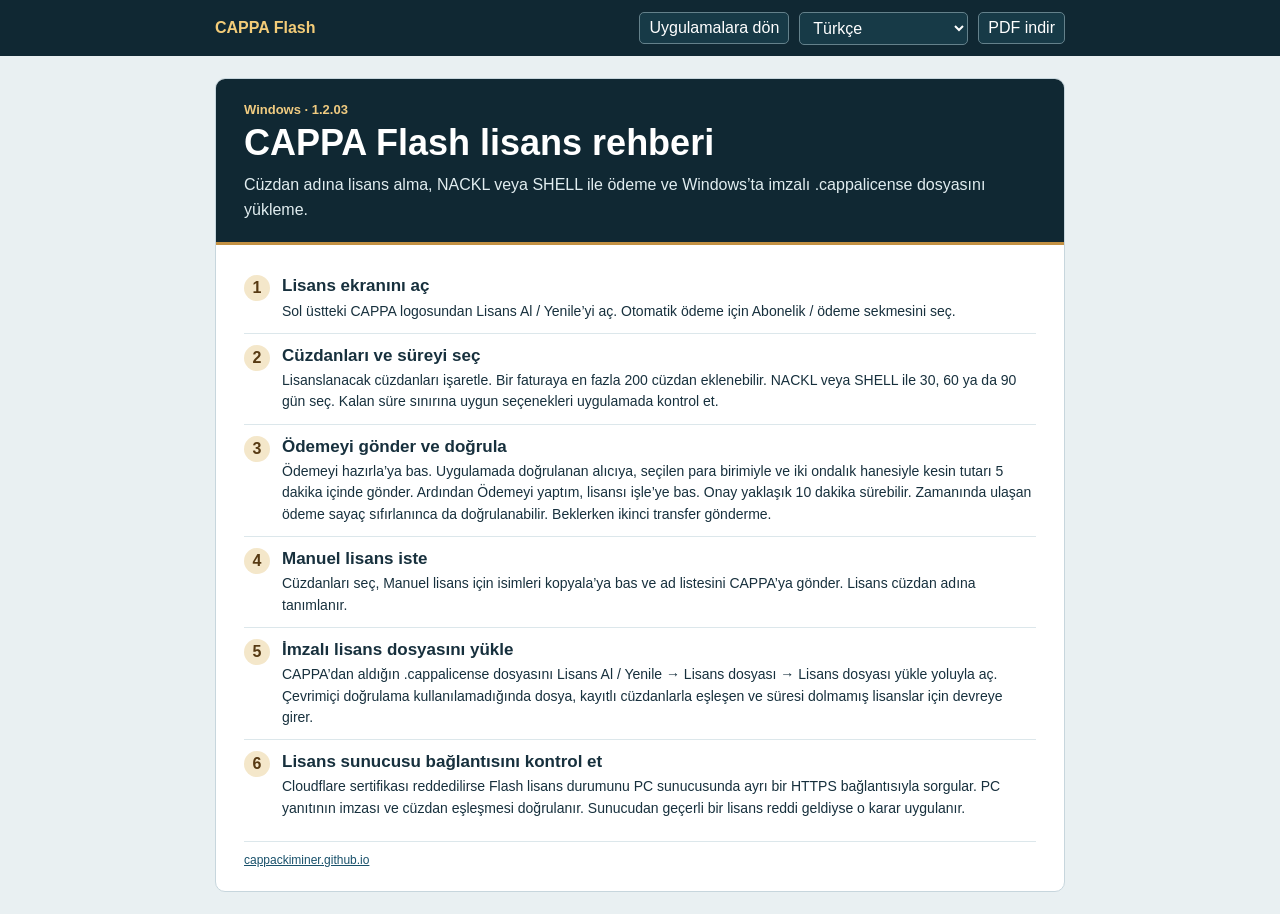
<file: help/license/index.html>
<!doctype html>
<html lang="tr"><head><meta charset="utf-8"><meta name="viewport" content="width=device-width,initial-scale=1"><title>CAPPA Flash lisans rehberi</title><style>
*{box-sizing:border-box}
:root{font-family:"Segoe UI","Microsoft YaHei",Tahoma,sans-serif;color:#17303d;background:#e9f0f2;color-scheme:light}
body{margin:0}
[hidden]{display:none!important}
nav{color:#fff;background:#102833}
nav>div{width:min(100% - 32px,850px);margin:auto;min-height:56px;display:flex;align-items:center;gap:10px;flex-wrap:wrap;padding:8px 0}
nav b{color:#f3cc78;margin-inline-end:auto}
nav a,nav select{font:inherit;padding:6px 9px;color:#fff;background:#173a47;border:1px solid #64818b;border-radius:5px}
nav a{text-decoration:none}
article{width:min(100% - 28px,850px);margin:22px auto;background:white;border:1px solid #c7d6dd;border-radius:10px;overflow:hidden}
header{padding:23px 28px 20px;background:#102833;color:#fff;border-bottom:3px solid #c39143}
.version{color:#f0cb80;font-size:13px;font-weight:700}
h1{font-size:clamp(24px,5vw,36px);line-height:1.19;margin:5px 0 8px}
header p{color:#e1edf0;margin:0;line-height:1.55}
main>article>div{padding:19px 28px 24px}
ol{padding:0;list-style:none;margin:0}
li{display:grid;grid-template-columns:27px minmax(0,1fr);gap:11px;padding:11px 0;border-bottom:1px solid #dce7eb;break-inside:avoid}
li:last-child{border:none}
.index{display:grid;place-items:center;border-radius:50%;width:26px;height:26px;background:#f4e7ca;color:#573a13;font-weight:700}
h2{margin:0 0 3px;font-size:17px;line-height:1.3}
li p{margin:0;font-size:14px;line-height:1.53;overflow-wrap:anywhere}
figure{margin:0 0 10px;break-inside:avoid}
figure img{display:block;width:100%;border-radius:6px}
figcaption{font-size:12px;color:#48606b;margin-top:5px}
footer{margin:11px 0 0;padding-top:11px;border-top:1px solid #dce7eb;font-size:12px}
footer a{color:#19516b}
@media(max-width:480px){header,main>article>div{padding-inline:16px}nav b{width:100%}}
@page{size:A4;margin:13mm}
@media print{
  :root{background:white;print-color-adjust:exact;-webkit-print-color-adjust:exact}
  nav{display:none}
  article{width:100%;margin:0;border:none;border-radius:0}
  header{padding:15px 19px}
  h1{font-size:27px}
  header p,li p{font-size:12px}
  main>article>div{padding:12px 17px 0}
  li{padding:8px 0}
  h2{font-size:15px}
  footer{margin-top:6px}
}
</style></head><body>
<nav><div><b dir="ltr">CAPPA Flash</b><a id="home" href="../../">Uygulamalara dön</a><select id="language" aria-label="Language"><option value="tr">Türkçe</option><option value="en">English</option><option value="ru">Русский</option><option value="ar">العربية</option><option value="zh">简体中文</option><option value="id">Bahasa Indonesia</option></select><a id="pdf" href="CAPPA-Lisans-Rehberi-Turkce.pdf?v=flash-1203" download>PDF indir</a></div></nav><main>
<article lang="tr" dir="ltr" id="guide-tr"><header><div class="version" dir="ltr">Windows · 1.2.03</div><h1>CAPPA Flash lisans rehberi</h1><p>Cüzdan adına lisans alma, NACKL veya SHELL ile ödeme ve Windows’ta imzalı .cappalicense dosyasını yükleme.</p></header><div><ol><li id="tr-step-1"><bdi class="index">1</bdi><div><h2>Lisans ekranını aç</h2><p>Sol üstteki CAPPA logosundan Lisans Al / Yenile’yi aç. Otomatik ödeme için Abonelik / ödeme sekmesini seç.</p></div></li>
<li id="tr-step-2"><bdi class="index">2</bdi><div><h2>Cüzdanları ve süreyi seç</h2><p>Lisanslanacak cüzdanları işaretle. Bir faturaya en fazla 200 cüzdan eklenebilir. NACKL veya SHELL ile 30, 60 ya da 90 gün seç. Kalan süre sınırına uygun seçenekleri uygulamada kontrol et.</p></div></li>
<li id="tr-step-3"><bdi class="index">3</bdi><div><h2>Ödemeyi gönder ve doğrula</h2><p>Ödemeyi hazırla’ya bas. Uygulamada doğrulanan alıcıya, seçilen para birimiyle ve iki ondalık hanesiyle kesin tutarı 5 dakika içinde gönder. Ardından Ödemeyi yaptım, lisansı işle’ye bas. Onay yaklaşık 10 dakika sürebilir. Zamanında ulaşan ödeme sayaç sıfırlanınca da doğrulanabilir. Beklerken ikinci transfer gönderme.</p></div></li>
<li id="tr-step-4"><bdi class="index">4</bdi><div><h2>Manuel lisans iste</h2><p>Cüzdanları seç, Manuel lisans için isimleri kopyala’ya bas ve ad listesini CAPPA’ya gönder. Lisans cüzdan adına tanımlanır.</p></div></li>
<li id="tr-step-5"><bdi class="index">5</bdi><div><h2>İmzalı lisans dosyasını yükle</h2><p>CAPPA’dan aldığın .cappalicense dosyasını Lisans Al / Yenile → Lisans dosyası → Lisans dosyası yükle yoluyla aç. Çevrimiçi doğrulama kullanılamadığında dosya, kayıtlı cüzdanlarla eşleşen ve süresi dolmamış lisanslar için devreye girer.</p></div></li>
<li id="tr-step-6"><bdi class="index">6</bdi><div><h2>Lisans sunucusu bağlantısını kontrol et</h2><p>Cloudflare sertifikası reddedilirse Flash lisans durumunu PC sunucusunda ayrı bir HTTPS bağlantısıyla sorgular. PC yanıtının imzası ve cüzdan eşleşmesi doğrulanır. Sunucudan geçerli bir lisans reddi geldiyse o karar uygulanır.</p></div></li></ol><footer><a href="https://cappackiminer.github.io/" dir="ltr">cappackiminer.github.io</a></footer></div></article>
<article lang="en" dir="ltr" id="guide-en" hidden><header><div class="version" dir="ltr">Windows · 1.2.03</div><h1>CAPPA Flash license guide</h1><p>License wallets by name, pay with NACKL or SHELL, and import a signed .cappalicense file on Windows.</p></header><div><ol><li id="en-step-1"><bdi class="index">1</bdi><div><h2>Open licensing</h2><p>Click the CAPPA logo in the upper left and choose Enter / Renew License. Open the Subscription / payment tab to pay in the app.</p></div></li>
<li id="en-step-2"><bdi class="index">2</bdi><div><h2>Select wallets and duration</h2><p>Select the wallets to license. Each invoice can include up to 200 wallets. Choose NACKL or SHELL and 30, 60, or 90 days. The app shows which terms fit the remaining-license limit.</p></div></li>
<li id="en-step-3"><bdi class="index">3</bdi><div><h2>Send and verify payment</h2><p>Choose Prepare payment. Send the exact amount, including both decimal places, in the selected currency to the recipient verified by the app within five minutes. Then choose I’ve paid, activate license. Confirmation may take around 10 minutes. An on-time payment can still be verified after the countdown ends. Send only one transfer.</p></div></li>
<li id="en-step-4"><bdi class="index">4</bdi><div><h2>Request manual licensing</h2><p>Select the wallets, choose Copy names for manual licensing, and send the list to CAPPA. Licenses are issued by wallet name.</p></div></li>
<li id="en-step-5"><bdi class="index">5</bdi><div><h2>Import a signed license file</h2><p>Open Enter / Renew License → License file → Import license file and select the .cappalicense file issued by CAPPA. If online verification is unavailable, the file covers matching saved wallets until the stated expiry.</p></div></li>
<li id="en-step-6"><bdi class="index">6</bdi><div><h2>Check license server access</h2><p>If Cloudflare’s certificate is rejected, Flash checks license status over a separate HTTPS connection to the PC server. Flash verifies the PC response signature and wallet match. A valid denial from the server takes precedence.</p></div></li></ol><footer><a href="https://cappackiminer.github.io/" dir="ltr">cappackiminer.github.io</a></footer></div></article>
<article lang="ru" dir="ltr" id="guide-ru" hidden><header><div class="version" dir="ltr">Windows · 1.2.03</div><h1>Руководство по лицензированию CAPPA Flash</h1><p>Лицензирование по имени кошелька, оплата в NACKL или SHELL и импорт подписанного файла .cappalicense в Windows.</p></header><div><ol><li id="ru-step-1"><bdi class="index">1</bdi><div><h2>Откройте раздел лицензий</h2><p>Нажмите логотип CAPPA слева вверху и откройте ввод или продление лицензии. Для оплаты выберите вкладку подписки.</p></div></li>
<li id="ru-step-2"><bdi class="index">2</bdi><div><h2>Выберите кошельки и срок</h2><p>В одном счёте может быть до 200 кошельков. Выберите NACKL или SHELL и срок 30, 60 или 90 дней. Допустимые варианты с учётом оставшегося срока показывает приложение.</p></div></li>
<li id="ru-step-3"><bdi class="index">3</bdi><div><h2>Оплатите и проверьте</h2><p>Подготовьте оплату. В течение пяти минут переведите проверенному приложением получателю точную сумму с двумя десятичными знаками в выбранной валюте. Затем нажмите кнопку активации после оплаты. Подтверждение может занять около 10 минут. Своевременный платёж можно проверить и после окончания отсчёта. Отправляйте перевод один раз.</p></div></li>
<li id="ru-step-4"><bdi class="index">4</bdi><div><h2>Запросите ручную лицензию</h2><p>Выберите кошельки, скопируйте их имена кнопкой ручного лицензирования и отправьте список CAPPA. Лицензии выдаются по имени кошелька.</p></div></li>
<li id="ru-step-5"><bdi class="index">5</bdi><div><h2>Импортируйте подписанный файл</h2><p>Откройте ввод или продление лицензии, выберите «Файл лицензии» и загрузите полученный от CAPPA файл .cappalicense. При недоступности онлайн-проверки он действует до указанного срока для совпадающих сохранённых кошельков.</p></div></li>
<li id="ru-step-6"><bdi class="index">6</bdi><div><h2>Проверьте подключение к серверу</h2><p>Если сертификат Cloudflare отклонён, Flash проверяет лицензию по отдельному HTTPS-соединению с ПК-сервером. Приложение проверяет подпись ответа и соответствие кошелька. Действительный отказ сервера имеет приоритет.</p></div></li></ol><footer><a href="https://cappackiminer.github.io/" dir="ltr">cappackiminer.github.io</a></footer></div></article>
<article lang="ar" dir="rtl" id="guide-ar" hidden><header><div class="version" dir="ltr">Windows · 1.2.03</div><h1>دليل ترخيص CAPPA Flash</h1><p>ترخيص المحافظ بالاسم، والدفع بعملة NACKL أو SHELL، واستيراد ملف <bdi dir="ltr">.cappalicense</bdi> موقّع على Windows.</p></header><div><ol><li id="ar-step-1"><bdi class="index">1</bdi><div><h2>افتح شاشة الترخيص</h2><p>اضغط شعار CAPPA في الزاوية العلوية واختر إدخال الترخيص أو تجديده. افتح تبويب الاشتراك والدفع للدفع من التطبيق.</p></div></li>
<li id="ar-step-2"><bdi class="index">2</bdi><div><h2>اختر المحافظ والمدة</h2><p>حدّد المحافظ المطلوبة. تشمل الفاتورة حتى 200 محفظة. اختر NACKL أو SHELL ومدة 30 أو 60 أو 90 يومًا. راجع الخيارات المتاحة ضمن حد المدة المتبقية في التطبيق.</p></div></li>
<li id="ar-step-3"><bdi class="index">3</bdi><div><h2>أرسل الدفع وتحقق منه</h2><p>جهّز الدفع. خلال خمس دقائق أرسل المبلغ الدقيق بمنزلتيه العشريتين وبالعملة المختارة إلى المستلم الذي تحقّق منه التطبيق. ثم اختر تفعيل الترخيص بعد الدفع. قد يتطلب التأكيد نحو 10 دقائق. يمكن التحقق من الدفعة المستلمة في الموعد بعد انتهاء العد التنازلي. أرسل دفعة واحدة فقط.</p></div></li>
<li id="ar-step-4"><bdi class="index">4</bdi><div><h2>اطلب ترخيصًا يدويًا</h2><p>حدّد المحافظ وانسخ أسماءها بزر الترخيص اليدوي ثم أرسل القائمة إلى CAPPA. يصدر الترخيص باسم المحفظة.</p></div></li>
<li id="ar-step-5"><bdi class="index">5</bdi><div><h2>استورد ملف ترخيص موقّعًا</h2><p>من شاشة إدخال الترخيص أو تجديده اختر تبويب ملف الترخيص ثم استيراد ملف الترخيص. حمّل ملف <bdi dir="ltr">.cappalicense</bdi> الصادر عن CAPPA. عند تعذر التحقق عبر الإنترنت، يسري الملف على المحافظ المحفوظة المطابقة حتى تاريخ الانتهاء المحدد.</p></div></li>
<li id="ar-step-6"><bdi class="index">6</bdi><div><h2>تحقق من الاتصال بخادم الترخيص</h2><p>عند رفض شهادة Cloudflare، يتحقق Flash من حالة الترخيص عبر اتصال HTTPS منفصل بخادم الكمبيوتر. يتحقق التطبيق من توقيع الاستجابة وتطابق المحفظة. يسري قرار الرفض الصالح الوارد من الخادم.</p></div></li></ol><footer><a href="https://cappackiminer.github.io/" dir="ltr">cappackiminer.github.io</a></footer></div></article>
<article lang="zh" dir="ltr" id="guide-zh" hidden><header><div class="version" dir="ltr">Windows · 1.2.03</div><h1>CAPPA Flash 许可指南</h1><p>按钱包名称授权，使用 NACKL 或 SHELL 付款，并在 Windows 上导入已签名的 .cappalicense 文件。</p></header><div><ol><li id="zh-step-1"><bdi class="index">1</bdi><div><h2>打开许可页面</h2><p>点击左上角 CAPPA 标志，打开输入或续订许可。要在应用内付款，请进入订阅和付款选项卡。</p></div></li>
<li id="zh-step-2"><bdi class="index">2</bdi><div><h2>选择钱包和期限</h2><p>勾选待授权的钱包，每张账单最多包含 200 个钱包。选择 NACKL 或 SHELL，以及 30、60 或 90 天。符合剩余期限限制的选项以应用显示为准。</p></div></li>
<li id="zh-step-3"><bdi class="index">3</bdi><div><h2>付款并核验</h2><p>生成付款账单后，在五分钟内使用所选币种向应用已验证的收款方发送准确金额，保留两位小数。随后选择已付款并激活许可。确认约需 10 分钟。按时到账的付款可以在倒计时结束后核验。请只转账一次。</p></div></li>
<li id="zh-step-4"><bdi class="index">4</bdi><div><h2>申请人工授权</h2><p>勾选钱包，使用人工授权选项复制钱包名称，再将列表发送给 CAPPA。许可按钱包名称发放。</p></div></li>
<li id="zh-step-5"><bdi class="index">5</bdi><div><h2>导入签名许可文件</h2><p>在输入或续订许可页面，打开许可证文件选项卡，选择导入许可证文件并加载 CAPPA 签发的 .cappalicense 文件。在线核验不可用时，文件适用于匹配的已保存钱包，直到文件中标明的到期时间。</p></div></li>
<li id="zh-step-6"><bdi class="index">6</bdi><div><h2>检查许可服务器连接</h2><p>如果 Cloudflare 证书被拒绝，Flash 会通过独立的 HTTPS 连接向 PC 服务器查询许可状态，同时核对响应签名和钱包身份。服务器的有效拒绝结果具有优先权。</p></div></li></ol><footer><a href="https://cappackiminer.github.io/" dir="ltr">cappackiminer.github.io</a></footer></div></article>
<article lang="id" dir="ltr" id="guide-id" hidden><header><div class="version" dir="ltr">Windows · 1.2.03</div><h1>Panduan lisensi CAPPA Flash</h1><p>Lisensikan dompet berdasarkan nama, bayar dengan NACKL atau SHELL, dan impor berkas .cappalicense bertanda tangan di Windows.</p></header><div><ol><li id="id-step-1"><bdi class="index">1</bdi><div><h2>Buka layar lisensi</h2><p>Klik logo CAPPA di kiri atas dan pilih menu memasukkan atau memperpanjang lisensi. Buka tab langganan dan pembayaran untuk membayar di aplikasi.</p></div></li>
<li id="id-step-2"><bdi class="index">2</bdi><div><h2>Pilih dompet dan durasi</h2><p>Centang dompet yang akan dilisensikan. Satu tagihan mencakup hingga 200 dompet. Pilih NACKL atau SHELL dan 30, 60, atau 90 hari. Aplikasi menunjukkan pilihan yang masih sesuai dengan batas sisa masa lisensi.</p></div></li>
<li id="id-step-3"><bdi class="index">3</bdi><div><h2>Kirim dan verifikasi pembayaran</h2><p>Siapkan pembayaran. Kirim jumlah persis termasuk dua angka desimal dalam lima menit dengan mata uang yang dipilih kepada penerima yang telah diverifikasi aplikasi. Lalu pilih tombol aktivasi setelah membayar. Konfirmasi bisa memakan sekitar 10 menit. Pembayaran tepat waktu tetap bisa diverifikasi setelah hitung mundur berakhir. Kirim satu transfer saja.</p></div></li>
<li id="id-step-4"><bdi class="index">4</bdi><div><h2>Minta lisensi manual</h2><p>Pilih dompet, salin nama dengan tombol lisensi manual, lalu kirim daftar ke CAPPA. Lisensi diberikan berdasarkan nama dompet.</p></div></li>
<li id="id-step-5"><bdi class="index">5</bdi><div><h2>Impor berkas lisensi bertanda tangan</h2><p>Dari menu memasukkan atau memperpanjang lisensi, pilih Berkas lisensi, lalu Impor berkas lisensi. Buka berkas .cappalicense dari CAPPA. Jika pemeriksaan daring tidak tersedia, berkas berlaku untuk dompet tersimpan yang cocok hingga tanggal kedaluwarsa.</p></div></li>
<li id="id-step-6"><bdi class="index">6</bdi><div><h2>Periksa koneksi server lisensi</h2><p>Jika sertifikat Cloudflare ditolak, Flash memeriksa lisensi melalui koneksi HTTPS terpisah ke server PC. Flash memverifikasi tanda tangan balasan dan kecocokan dompet. Penolakan yang sah dari server tetap berlaku.</p></div></li></ol><footer><a href="https://cappackiminer.github.io/" dir="ltr">cappackiminer.github.io</a></footer></div></article></main><script>
const options={"tr":{"file":"CAPPA-Lisans-Rehberi-Turkce.pdf?v=flash-1203","back":"Uygulamalara dön","download":"PDF indir"},"en":{"file":"CAPPA-License-Guide-English.pdf?v=flash-1203","back":"Back to apps","download":"Download PDF"},"ru":{"file":"CAPPA-License-Guide-Russian.pdf?v=flash-1203","back":"К приложениям","download":"Скачать PDF"},"ar":{"file":"CAPPA-License-Guide-Arabic.pdf?v=flash-1203","back":"العودة إلى التطبيقات","download":"تنزيل PDF"},"zh":{"file":"CAPPA-License-Guide-Chinese.pdf?v=flash-1203","back":"返回应用","download":"下载 PDF"},"id":{"file":"CAPPA-License-Guide-Indonesian.pdf?v=flash-1203","back":"Kembali ke aplikasi","download":"Unduh PDF"}};

    const picker = document.getElementById("language");
    function selectLanguage(){
      const [requested, step] = location.hash.slice(1).split("/");
      const lang = Object.hasOwn(options, requested) ? requested : "tr";
      document.documentElement.lang = lang;
      document.documentElement.dir = lang === "ar" ? "rtl" : "ltr";
      document.querySelectorAll("article").forEach(guide => { guide.hidden = guide.lang !== lang; });
      picker.value = lang;
      const guide = document.getElementById("guide-" + lang);
      document.title = guide.querySelector("h1").textContent;
      const pdf = document.getElementById("pdf");
      pdf.href = options[lang].file;
      pdf.textContent = options[lang].download;
      document.getElementById("home").textContent = options[lang].back;
      if (/^[1-6]$/.test(step)) document.getElementById(lang + "-step-" + step).scrollIntoView();
    }
    picker.addEventListener("change", () => { location.hash = picker.value; window.scrollTo(0, 0); });
    window.addEventListener("hashchange", selectLanguage);
    selectLanguage();
    </script></body></html>
</file>
<file: styles.css>
@font-face{font-family:CAPPAInter;src:local("Inter");font-display:swap}
:root{color-scheme:dark;--bg:#07151b;--panel:#10242b;--ink:#f4f3eb;--muted:#afbfbd;--gold:#edcc87;--mint:#97dacb;--line:#b6c9c51c;font-family:CAPPAInter,Inter,"Segoe UI",Arial,sans-serif;--radius:22px}
*{box-sizing:border-box}html{scroll-behavior:smooth;scroll-padding-top:110px}body{margin:0;min-width:320px;background:var(--bg);color:var(--ink);line-height:1.6}body:before{content:"";position:absolute;inset:0 0 auto;height:1050px;z-index:-1;pointer-events:none;background:radial-gradient(ellipse at 15% 16%,#2c787226,transparent 48%),radial-gradient(ellipse at 90% 30%,#c69a4620,transparent 46%);animation:ambient 15s ease-in-out infinite alternate}
a{color:inherit;text-decoration:none}button,input,select{font:inherit}button{cursor:pointer}button,a,input,select{-webkit-tap-highlight-color:transparent}button{color:inherit}img{max-width:100%}svg{width:20px;height:20px;flex:none}a,button,input,select{touch-action:manipulation}button:focus-visible,a:focus-visible,input:focus-visible,select:focus-visible{outline:2px solid var(--gold);outline-offset:5px}[hidden]{display:none!important}.shell{width:min(1280px,calc(100% - 80px));margin-inline:auto}.skip{position:fixed;top:8px;left:12px;padding:12px 20px;background:var(--gold);color:#101b1d;z-index:100;transform:translateY(-150%)}.skip:focus{transform:none}
.topbar{border-bottom:1px solid var(--line);height:100px;position:relative;z-index:5}.nav{display:flex;align-items:center;justify-content:space-between;height:100%;gap:30px}.brand{display:inline-flex;align-items:center;gap:14px;flex:none}.brand>img{object-fit:contain;filter:drop-shadow(0 0 14px #dfb25235)}.wordmark{font-family:Georgia,"Times New Roman",serif;font-weight:700;font-size:25px;line-height:1.1;letter-spacing:.09em;color:var(--gold);text-shadow:0 0 22px #edcc8724}.wordmark small{font:600 9px/1.5 "Segoe UI",sans-serif;letter-spacing:.32em;display:block;color:#c0ceca;margin-top:6px}.navlinks{display:flex;gap:30px;align-items:center;font-size:14px;color:#b9c9c6}.navlinks a{padding:12px 0;position:relative}.navlinks a:after{content:"";height:1px;position:absolute;inset:auto 0 6px;background:var(--gold);transform:scaleX(0);transition:transform .2s}.navlinks a:hover:after{transform:scaleX(1)}.navlinks a:hover{color:var(--gold)}.nav-end{display:flex;gap:22px;align-items:center}.language-wrap{display:flex;align-items:center;gap:7px;color:#c4d2cd}.language-wrap svg{width:17px;stroke:currentColor;stroke-width:1.3}.language-wrap select{border:0;border-radius:6px;background:#0b1d23;color:#dce3dd;font-size:13px;padding:7px 4px;max-width:137px;cursor:pointer}.github-link{border-left:1px solid var(--line);padding-left:22px;display:flex;align-items:center;gap:7px;font-size:13px}.github-link svg{width:17px;transform:rotate(-45deg)}
.hero{display:grid;grid-template-columns:1fr 1.12fr;gap:52px;align-items:center;padding-block:90px 100px}.eyebrow{text-transform:uppercase;letter-spacing:.17em;font-size:11px;font-weight:650;color:var(--gold);line-height:1.6}.hero-copy-block>.eyebrow:before,.section-head .eyebrow:before,.pricing-copy>.eyebrow:before{content:"";display:inline-block;width:25px;height:1px;background:var(--gold);vertical-align:middle;margin-inline-end:12px}.hero :is(h1,h2){font-size:clamp(42px,4.6vw,66px);line-height:1.06;letter-spacing:-.045em;margin:24px 0;max-width:620px;font-weight:650}.hero :is(h1,h2) em{font-family:Georgia,"Times New Roman",serif;font-weight:400;color:var(--gold);letter-spacing:-.055em}.hero-copy{font-size:16px;line-height:1.85;color:var(--muted);max-width:480px}.hero-actions{display:flex;gap:23px;align-items:center;flex-wrap:wrap;margin-top:30px}.button{min-height:48px;border:1px solid #f7d78f8c;display:inline-flex;align-items:center;justify-content:center;gap:20px;background:linear-gradient(115deg,#f2d79c,#dfb361);color:#18201c;padding:12px 23px;border-radius:10px;font-size:13px;font-weight:650;line-height:1.4;box-shadow:0 5px 25px #a8813520;transition:transform .2s,box-shadow .2s}.button:hover{transform:translateY(-2px);box-shadow:0 8px 30px #c7a05b2b}.button svg{width:18px}.quiet-link{display:inline-flex;align-items:center;gap:10px;font-size:13px;color:#d3dfda}.quiet-link:hover{color:var(--gold)}.mini-note{font-size:11px;color:#9eafaa;display:flex;gap:10px;align-items:center;margin-top:28px;max-width:430px;line-height:1.7}.mini-note i{width:5px;height:5px;background:var(--mint);box-shadow:0 0 9px #96e1c9;flex:none;border-radius:50%}
.hero-art{position:relative;padding-block:18px 0;isolation:isolate;min-width:0}.art-orbit{position:absolute;width:85%;aspect-ratio:1;inset:-5% auto auto 12%;border:1px solid #e7c8831c;border-radius:50%;z-index:-1;box-shadow:0 0 0 40px #e7c88304,0 0 0 80px #e7c88303}.product-window{border:1px solid #dfc68857;border-radius:14px;background:#10262e;box-shadow:0 38px 80px #0008,inset 0 1px #fff1;overflow:hidden;transform:perspective(1300px) rotateY(-5deg) rotateX(3deg);transition:transform .5s}.hero-art:hover .product-window{transform:perspective(1300px) rotateY(-2deg) rotateX(1deg)}.window-top{height:39px;display:flex;align-items:center;justify-content:space-between;gap:15px;padding-inline:17px;background:linear-gradient(110deg,#1c333b,#12262e);border-bottom:1px solid #c0d0c521;color:#cbd9d4;font-size:10px;letter-spacing:.05em}.window-dots{display:flex;gap:5px}.window-dots i{width:6px;height:6px;border-radius:50%;background:#58776f}.window-dots i:first-child{background:#cfa75d}.window-version{font-size:10px;color:#e7cb8a}.preview-button{display:block;position:relative;width:100%;padding:0;border:0;background:#0c222c;text-align:start}.preview-button>img{width:100%;height:auto;display:block;object-fit:contain}.preview-overlay{position:absolute;inset:auto 14px 14px auto;padding:8px 12px;font-size:11px;color:#fff4d8;border:1px solid #e1c17d80;border-radius:7px;background:#0d2028ed;box-shadow:0 5px 20px #0005;opacity:0;transform:translateY(5px);transition:.2s}.preview-button:hover .preview-overlay,.preview-button:focus-visible .preview-overlay{opacity:1;transform:none}.featured-strip{display:flex;gap:13px;align-items:center;width:88%;margin:-6px auto 0;padding:16px 18px;position:relative;border:1px solid #b8cfc333;border-radius:12px;background:linear-gradient(110deg,#173137f5,#0c222af5);box-shadow:0 15px 25px #0004}.featured-strip>img{object-fit:contain}.featured-strip strong{display:block;font-size:18px;font-weight:500;letter-spacing:-.02em}.featured-strip strong small{font-size:11px;color:#c8cfc6;margin-left:6px}.featured-strip .eyebrow{font-size:8px;letter-spacing:.15em;color:var(--mint);margin-bottom:4px}.featured-os{margin-inline-start:auto;color:#a9beb6;font-size:8px;letter-spacing:.14em;text-align:end}.featured-os b{font-weight:400;font-size:12px;color:#eee3c9}.demo-caption{text-align:center;font-size:10px;color:#91a69e;margin-top:14px}
.library{padding-block:45px 80px;border-top:1px solid var(--line)}.section-head{display:flex;align-items:end;justify-content:space-between;gap:25px}.section-head h2,.pricing h2{font-size:34px;line-height:1.25;font-weight:550;letter-spacing:-.04em;margin:11px 0}.section-sub{margin:0;color:var(--muted);font-size:14px}.toolbar{display:flex;justify-content:space-between;align-items:center;gap:24px;margin-block:32px 25px}.filters{display:flex;gap:7px;flex-wrap:wrap}.filter{padding:10px 16px;border:1px solid transparent;border-radius:8px;color:#b9c8c3;background:transparent;font-size:13px;transition:.2s;display:flex;gap:10px;align-items:center}.filter b{font-size:9px;font-weight:500;opacity:.55}.filter.active,.filter:hover{color:var(--gold);border-color:#eac98057;background:#bfa36710}.search{width:270px;display:flex;align-items:center;gap:10px;border-bottom:1px solid #b8c7be55;min-height:43px;color:#9cafaa}.search svg{stroke:currentColor;stroke-width:1.5;width:18px}.search input{width:100%;min-width:0;border:0;outline:0;background:transparent;color:var(--ink);font-size:13px}.search input::placeholder{color:#a5b5ae}.grid{display:grid;grid-template-columns:repeat(3,minmax(0,1fr));gap:20px}.app-card{display:flex;flex-direction:column;min-width:0;border:1px solid #bfd2ca24;border-radius:var(--radius);padding:26px;background:linear-gradient(135deg,#1630388c,#0c1d25e8);position:relative;overflow:hidden;box-shadow:inset 0 1px #ffffff04;transition:transform .25s,border-color .25s,box-shadow .25s}.app-card:before{content:"";position:absolute;inset:0;pointer-events:none;background:radial-gradient(ellipse at 85% -5%,#dfbc6820,transparent 55%);opacity:0;transition:opacity .25s}.app-card:hover{transform:translateY(-5px);border-color:#eac57b80;box-shadow:0 18px 35px #0003}.app-card:hover:before{opacity:1}.card-top{display:flex;align-items:center;gap:14px;position:relative}.app-icon{width:68px;height:68px;display:grid;place-items:center;flex:none}.app-icon>img{display:block;object-fit:contain;width:100%;height:100%;filter:drop-shadow(0 6px 9px #0005)}.app-icon.backup{border:1px solid #dec07b55;border-radius:16px;background:linear-gradient(145deg,#c5a75916,#c5a75905);color:var(--gold)}.app-icon>svg{width:43px;height:43px}.platform{font-size:10px;letter-spacing:.025em;color:#b4c9c0}.card-index{position:absolute;inset:0 0 auto auto;font:400 10px monospace;color:#617b72}.app-card h3{font-size:22px;letter-spacing:-.035em;font-weight:550;margin:24px 0 10px;line-height:1.3}.app-card p{font-size:14px;line-height:1.75;color:#b1c2bc;margin:0 0 24px;min-height:48px;max-width:400px}.card-version{margin-top:auto;display:flex;align-items:center;gap:8px;font-size:12px;color:#9cb2a7;border-top:1px solid #bccfb41a;padding-top:18px}.card-version strong{font-size:12px;color:#dfd7c3;font-weight:500}.file-type{margin-inline-start:auto;font-size:9px;letter-spacing:.12em;color:#a6b7ad}.card-foot{display:flex;justify-content:space-between;align-items:center;gap:15px;margin-top:18px;flex-wrap:wrap}.download{padding:10px 14px;min-height:42px;font-size:12px;gap:13px}.details{padding:8px 0;display:flex;align-items:center;gap:7px;font-size:12px;border:0;background:none;color:#bbd0c6;position:relative}.details:hover{color:var(--gold)}.empty{grid-column:1/-1;text-align:center;padding:40px;color:var(--muted);border:1px dashed #d8c18450;border-radius:15px}
.pricing{border-block:1px solid var(--line);display:grid;grid-template-columns:1fr .85fr;gap:80px;align-items:center;padding-block:65px;background:radial-gradient(ellipse at 85% 60%,#deb96c08,transparent 55%)}.pricing h2{font-size:39px}.pricing-copy>p{font-size:15px;line-height:1.8;color:#b9c7bc;max-width:420px}.price-specs{display:flex;flex-wrap:wrap;gap:9px;margin-block:25px}.price-specs span{padding:7px 12px;border:1px solid #e6c17d3b;border-radius:7px;font-size:12px;color:var(--gold)}.pricing-copy>p.poster-note{font-size:12px;color:#a2b5a9;margin-bottom:25px}.button.secondary{background:transparent;color:var(--gold);border-color:#cfb47f73;box-shadow:none}.poster-preview{position:relative;justify-self:center;border:1px solid #dfc07c60;background:linear-gradient(140deg,#1a3039,#10212a);padding:14px;border-radius:15px;box-shadow:0 30px 60px #0005;transform:rotate(2deg);transition:transform .4s,border-color .4s;width:260px;max-width:100%}.poster-preview>img{display:block;width:100%;height:auto;border-radius:7px}.poster-preview:hover{transform:rotate(0deg) translateY(-4px);border-color:var(--gold)}.poster-magnify{position:absolute;inset:auto 25px 25px auto;background:#0c1e27eb;border:1px solid #e4c3828c;width:38px;height:38px;border-radius:50%;display:grid;place-items:center;color:var(--gold);font-size:23px}
.download-section{padding-block:70px 65px}.steps{display:grid;grid-template-columns:repeat(3,minmax(0,1fr));gap:45px;margin-block:40px}.step-index{font:400 13px Georgia,serif;color:var(--gold);border:1px solid #e6ca8542;width:36px;height:36px;display:grid;place-items:center;border-radius:50%;margin-bottom:18px}.steps h3{font-size:17px;font-weight:550;margin:0 0 10px}.steps p{font-size:14px;line-height:1.8;color:#a8bcb1;margin:0}.trust{display:flex;align-items:center;gap:18px;padding:25px 0;border-top:1px solid var(--line)}.trust-mark{display:grid;place-items:center;width:33px;height:33px;border:1px solid #91d0b84d;border-radius:50%;color:var(--mint);flex:none}.trust h3{font-size:14px;font-weight:550;margin:0 0 6px}.trust p{font-size:12px;color:#a3b7ab;max-width:730px;margin:0}.trust>.quiet-link{white-space:nowrap;margin-inline-start:auto;color:var(--mint);font-size:12px}footer{border-top:1px solid var(--line);padding-block:28px 36px}.footer-inner{display:flex;align-items:center;justify-content:space-between;gap:30px}.footer-brand .wordmark{font-size:18px}.footer-brand .wordmark small{font-size:7px}.footer-inner>span{font-size:11px;color:#96ab9e}.footer-links{display:flex;gap:25px;font-size:12px;color:#b8c9be}.footer-links a:hover{color:var(--gold)}
dialog{position:fixed;width:min(1000px,calc(100vw - 32px));max-height:calc(100dvh - 48px);margin:auto;padding:0;border:1px solid #e4c47c73;border-radius:18px;color:var(--ink);background:#0e232c;box-shadow:0 35px 120px #000b;overflow:auto;overscroll-behavior:contain}dialog::backdrop{background:#030e15c9;backdrop-filter:blur(9px)}dialog[open]{animation:dialog-in .2s ease-out}dialog[data-kind=price]{width:min(810px,calc(100vw - 32px))}.dialog-head{padding:17px 23px;display:flex;align-items:center;justify-content:space-between;border-bottom:1px solid var(--line);gap:20px;position:sticky;top:0;background:#102731f7;z-index:2;backdrop-filter:blur(12px)}.dialog-head h2{font-size:19px;font-weight:550;margin:0;line-height:1.4}.close-dialog{background:transparent;border:1px solid #abcac45c;border-radius:50%;width:36px;height:36px;flex:none;color:#d4e6d9;font-size:25px;line-height:1}.close-dialog:hover{background:#ffffff0d}.dialog-body{padding:24px}.dialog-image{width:100%;height:auto;display:block;border-radius:10px;border:1px solid var(--line)}.dialog-caption{font-size:12px;color:var(--muted);margin:14px 0}.poster-full{display:block;max-width:690px;width:100%;height:auto;margin-inline:auto}.dialog-cta{display:flex;gap:24px;align-items:center;flex-wrap:wrap;margin-block:22px 3px}.detail-intro{display:flex;gap:20px;align-items:center;margin-bottom:25px}.detail-intro>img{width:72px;height:72px;object-fit:contain}.detail-intro p{font-size:15px;color:var(--muted);margin:0}.detail-specs{display:grid;grid-template-columns:repeat(3,minmax(0,1fr));margin-block:20px 25px;border-block:1px solid var(--line);gap:15px;padding-block:18px}.detail-specs dt{font-size:11px;color:var(--muted)}.detail-specs dd{font-size:14px;margin:6px 0 0;overflow-wrap:anywhere}.modal-open{overflow:hidden}
[dir=rtl] .github-link{border-left:0;border-right:1px solid var(--line);padding-left:0;padding-right:22px}[dir=rtl] .card-index{inset:0 auto auto 0}[dir=rtl] .button svg{transform:rotate(180deg)}[dir=rtl] .hero :is(h1,h2){letter-spacing:0;line-height:1.3}
@keyframes ambient{from{opacity:.5}to{opacity:1}}@keyframes dialog-in{from{opacity:0;transform:translateY(8px)}to{opacity:1;transform:none}}
@media(min-width:1600px){.hero{padding-block:100px 110px}.hero :is(h1,h2){font-size:74px}.shell{width:min(1330px,calc(100% - 120px))}}
@media(max-width:1100px){.shell{width:calc(100% - 56px)}.navlinks{gap:20px;font-size:13px}.nav-end{gap:14px}.github-link{padding-left:14px}.hero{gap:30px;padding-block:70px 80px}.hero :is(h1,h2){font-size:48px}.hero-copy{font-size:15px}.hero-actions{gap:18px}.hero-actions>.quiet-link{font-size:12px}.app-card{padding:22px}.card-foot{gap:8px}.details{font-size:11px}.pricing{gap:50px}}
@media(max-width:850px){.topbar{height:88px}.brand>img{width:48px;height:48px}.wordmark{font-size:22px}.wordmark small{font-size:8px}.nav{gap:18px}.navlinks{gap:17px}.navlinks a[href="#downloads"]{display:none}.github-link{display:none}.hero{grid-template-columns:1fr;gap:45px;padding-block:60px 65px}.hero-copy-block{max-width:650px}.hero :is(h1,h2){font-size:62px;max-width:680px}.hero-copy{max-width:600px}.hero-art{width:min(640px,100%);margin-inline:auto}.grid{grid-template-columns:repeat(2,minmax(0,1fr));gap:16px}.library{padding-block:35px 55px}.pricing{gap:30px;grid-template-columns:1fr .75fr}.pricing h2{font-size:33px}.poster-preview{width:225px}.steps{gap:28px}.trust{flex-wrap:wrap}.trust>div{flex:1}.trust>.quiet-link{margin-inline-start:51px}.footer-inner{gap:20px;flex-wrap:wrap}}
@media(max-width:560px){html{scroll-padding-top:25px}.shell{width:calc(100% - 36px)}.topbar{height:82px}.brand{gap:9px}.brand>img{width:44px;height:44px}.wordmark{font-size:20px}.wordmark small{font-size:7px}.navlinks{display:none}.language-wrap{gap:4px}.language-wrap select{max-width:118px;font-size:12px}.hero{padding-block:47px 45px;gap:28px}.hero .eyebrow{font-size:9px;letter-spacing:.13em}.hero :is(h1,h2){font-size:clamp(40px,10.7vw,57px);margin-block:22px}.hero-copy{font-size:14px;line-height:1.85}.hero-actions{margin-top:24px;gap:18px}.hero-actions>.quiet-link{font-size:12px}.mini-note{font-size:10px;margin-top:22px}.hero-art{padding-top:5px}.product-window,.hero-art:hover .product-window{transform:none}.window-top{height:32px;padding-inline:10px}.window-top,.window-version{font-size:9px}.preview-overlay{opacity:1;transform:none;font-size:9px;padding:6px 9px;inset:auto 8px 8px auto}.featured-strip{width:93%;padding:11px 13px;gap:10px}.featured-strip>img{width:34px;height:34px}.featured-strip strong{font-size:15px}.featured-strip strong small{font-size:9px}.featured-strip .eyebrow{font-size:7px}.featured-os{font-size:7px}.demo-caption{font-size:9px}.section-head{align-items:start;flex-direction:column;gap:18px}.section-head h2,.pricing h2{font-size:30px}.section-sub{font-size:13px;line-height:1.8}.section-head>.quiet-link{font-size:12px}.toolbar{align-items:stretch;flex-direction:column;gap:18px;margin-block:26px 20px}.search{width:100%}.filters{gap:6px}.filter{font-size:12px;padding:9px 12px;gap:8px}.grid{grid-template-columns:1fr;gap:16px}.app-card{padding:23px}.app-card h3{font-size:22px}.app-card p{min-height:0;font-size:14px}.card-top .platform{font-size:11px}.card-index{font-size:10px}.app-icon{width:60px;height:60px}.card-foot{gap:12px}.details{font-size:12px}.download{font-size:12px;min-height:44px}.pricing{padding-block:45px;grid-template-columns:1fr;gap:32px}.pricing-copy>p{font-size:14px}.poster-preview{width:245px}.price-specs{margin-block:20px}.download-section{padding-block:45px 30px}.steps{grid-template-columns:1fr;gap:27px;margin-block:30px}.steps article{display:grid;grid-template-columns:36px 1fr;gap:0 18px}.steps h3{margin-block:0 6px;align-self:center}.steps p{grid-column:2;font-size:13px}.step-index{grid-row:1/3;margin:0}.trust{padding-top:24px;align-items:start}.trust h3{font-size:13px}.trust p{font-size:12px;line-height:1.8}.trust>.quiet-link{margin-top:0}.footer-inner{align-items:start;flex-direction:column}.footer-links{gap:25px}.footer-inner>span{font-size:10px}.dialog-head{padding:14px 16px}.dialog-head h2{font-size:16px}.dialog-body{padding:16px}.detail-specs{grid-template-columns:1fr 1fr}.detail-specs>div:last-child{grid-column:1/-1}.detail-intro{gap:14px}.detail-intro>img{width:52px;height:52px}.detail-intro p{font-size:13px}}
@media(max-width:560px){.trust{display:grid;grid-template-columns:33px minmax(0,1fr);gap:14px 18px}.trust>.quiet-link{grid-column:2;margin-inline-start:0;justify-self:start}}
@media(prefers-reduced-motion:reduce){*,*:before,*:after{animation:none!important;transition:none!important;scroll-behavior:auto!important}.product-window,.hero-art:hover .product-window,.poster-preview,.poster-preview:hover{transform:none}}

.app-title {
  display: flex;
  align-items: center;
  flex-wrap: wrap;
  gap: 10px;
}

.maintenance-badge {
  display: inline-flex;
  align-items: center;
  padding: 4px 10px;
  border: 1px solid #eac98057;
  border-radius: 999px;
  color: var(--gold);
  background: #bfa3671a;
  font-size: 11px;
  font-weight: 800;
  line-height: 1.2;
  letter-spacing: .045em;
  white-space: nowrap;
}

.maintenance-notice {
  color: var(--gold);
  font-size: 13px;
}

.boost-qr-note {
  display: block;
  margin-top: 9px;
  color: #ff777e;
  font-weight: 750;
}

@media (prefers-reduced-motion: reduce) {
  .app-card:hover { transform: none; }
}

/* License help uses the existing catalogue palette and language direction. */
.license-help{display:flex;align-items:center;gap:24px;margin-block:0 52px;padding:28px 30px;border:1px solid #d5b66d66;border-radius:18px;background:linear-gradient(115deg,#1d3f43,#10262e);box-shadow:0 12px 32px #0002}.license-help-mark{width:58px;height:66px;flex:none;display:grid;place-items:center;color:var(--gold);border:1px solid #d2b57855;border-radius:13px;background:#ddbf7910}.license-help-mark svg{width:40px;height:40px}.license-help-copy{flex:1;min-width:0}.license-help h2{font-size:23px;line-height:1.3;font-weight:550;letter-spacing:-.025em;margin:7px 0 9px}.license-help p{font-size:14px;line-height:1.75;color:#c2d1c9;margin:0;max-width:660px}.license-help-actions{display:flex;flex-direction:column;align-items:center;gap:14px;flex:none}.license-help-actions .button{min-height:46px;font-size:14px;padding:12px 19px;gap:14px}.license-help-actions .quiet-link{font-size:13px}.license-help .eyebrow{font-size:10px}
@media(max-width:1100px){.navlinks a[href="#downloads"]{display:none}.license-help{gap:20px;padding:24px}.license-help h2{font-size:21px}}
@media(max-width:850px){.license-help{flex-wrap:wrap}.license-help-actions{flex-direction:row;width:100%;justify-content:flex-end}.license-help-copy{flex-basis:calc(100% - 80px)}}
@media(max-width:560px){.license-help{padding:23px;margin-block:0 38px;gap:17px}.license-help-mark{width:42px;height:50px;border-radius:10px}.license-help-mark svg{width:31px;height:31px}.license-help-copy{flex-basis:calc(100% - 59px)}.license-help h2{font-size:21px}.license-help .eyebrow{font-size:9px}.license-help p{font-size:14px;line-height:1.7}.license-help-actions{align-items:stretch;flex-direction:column;gap:15px}.license-help-actions .quiet-link{justify-content:center}.footer-links{flex-wrap:wrap;gap:16px 25px}}
@media(max-width:360px){.nav{gap:10px}.language-wrap select{max-width:110px}}

.eagle-guide{scroll-margin-top:110px}
.eagle-guide-downloads{display:grid;grid-template-columns:repeat(3,minmax(0,1fr));gap:9px;flex:0 1 540px;margin:0;padding:0;list-style:none}
.eagle-guide-downloads a{display:flex;justify-content:space-between;align-items:center;gap:8px;height:100%;padding:10px 12px;border:1px solid #d2b57855;border-radius:9px;background:#0a1b22;color:#eef4ef;font-size:13px}
.eagle-guide-downloads a:hover,.eagle-guide-downloads a:focus-visible{border-color:var(--gold);color:var(--gold)}
.eagle-guide-downloads small{color:var(--gold);white-space:nowrap;font-size:10px}
@media(max-width:850px){.eagle-guide-downloads{flex-basis:100%}}
@media(max-width:600px){.eagle-guide-downloads{grid-template-columns:repeat(2,minmax(0,1fr))}}

dialog[data-kind=price][open] {
  display: grid;
  grid-template-rows: auto minmax(0, 1fr);
  width: min(600px, calc(100vw - 32px));
  height: min(980px, calc(100dvh - 48px), calc(150vw + 70px));
}

dialog[data-kind=price] .dialog-head {
  padding: 10px 16px;
}

dialog[data-kind=price] .dialog-body {
  display: grid;
  grid-template-rows: minmax(0, 1fr) auto auto;
  justify-items: center;
  gap: 8px;
  padding: 12px 16px;
  text-align: center;
}

dialog[data-kind=price] .poster-full {
  width: 100%;
  height: 100%;
  min-height: 0;
  object-fit: contain;
}

dialog[data-kind=price] .dialog-caption {
  margin: 0;
}

.flash-preview-image{clip-path:polygon(evenodd,0 0,100% 0,100% 100%,0 100%,0 0,80.35% 10%,80.35% 30.25%,83.45% 30.25%,83.45% 10%,80.35% 10%,0 0)}

.navlinks [data-cloud-nav] {
  color: #ffe0a0;
  font-weight: 700;
}

.navlinks [data-cloud-nav]::before {
  content: "";
  display: inline-block;
  width: 5px;
  height: 5px;
  margin-inline-end: 7px;
  border-radius: 50%;
  background: #efc477;
  box-shadow: 0 0 10px #efc4779e;
  vertical-align: .17em;
}

.cloud-feature {
  --cloud-gold: #f6d790;
  position: relative;
  isolation: isolate;
  display: grid;
  grid-template-columns: minmax(0, 1.02fr) minmax(0, 1fr);
  align-items: center;
  gap: clamp(24px, 4vw, 66px);
  min-height: clamp(435px, 44vw, 582px);
  margin-block: clamp(24px, 4vw, 62px) clamp(54px, 7vw, 100px);
  padding: clamp(30px, 5vw, 72px);
  border: 1px solid #c79d556e;
  border-radius: clamp(20px, 2.8vw, 34px);
  background:
    radial-gradient(ellipse at 78% 22%, #2b615956, transparent 54%),
    radial-gradient(ellipse at 2% 0%, #81592a38, transparent 50%),
    linear-gradient(123deg, #182120, #0a1d24 66%, #0b171c);
  box-shadow: 0 28px 84px #0007, inset 0 1px #f4d79f35, inset 0 0 55px #0003;
  overflow: hidden;
}

.cloud-feature::before {
  content: "";
  position: absolute;
  z-index: -1;
  inset: 0;
  pointer-events: none;
  background:
    linear-gradient(115deg, #ecca841d, transparent 19%),
    repeating-linear-gradient(90deg, #e7c5850b 0 1px, transparent 1px 76px),
    repeating-linear-gradient(0deg, #e7c5850b 0 1px, transparent 1px 76px);
  mask-image: radial-gradient(ellipse at 76% 52%, #000 4%, transparent 72%);
}

.cloud-feature-copy {
  position: relative;
  z-index: 1;
  min-width: 0;
}

.cloud-feature-copy > :is(h1, h2) {
  margin: .26em 0 .3em;
  color: #f9f5e9;
  font-size: clamp(44px, 6vw, 84px);
  font-weight: 650;
  letter-spacing: -.063em;
  line-height: .98;
  text-wrap: balance;
}

.cloud-feature-copy > :is(h1, h2) em {
  display: block;
  color: var(--cloud-gold);
  font-family: Georgia, "Times New Roman", serif;
  font-weight: 400;
  letter-spacing: -.064em;
  text-shadow: 0 0 38px #d0a75038;
}

.cloud-feature-lead {
  max-width: 55ch;
  margin: 0;
  color: #e5eee9;
  font-size: clamp(15px, 1.55vw, 20px);
  line-height: 1.68;
}

.cloud-feature-terms {
  max-width: 60ch;
  margin-block: 18px 0;
  color: #b9cec2;
  font-size: .875rem;
  line-height: 1.7;
}

.cloud-feature-terms > p {
  margin: 0;
}

.cloud-feature-terms > p + p {
  margin-block-start: 6px;
}

.cloud-feature-actions {
  display: flex;
  flex-wrap: wrap;
  align-items: center;
  gap: 12px;
  margin-block-start: clamp(23px, 3vw, 38px);
}

.cloud-feature-actions :is(.button, .quiet-link) {
  min-height: 52px;
  justify-content: center;
  gap: 11px;
  padding: 12px 19px;
  border-radius: 10px;
  font-size: .875rem;
  font-weight: 650;
  text-align: center;
  line-height: 1.35;
}

.cloud-feature-actions .button {
  border-color: #f5d99aab;
  background: linear-gradient(116deg, #ffe4a6, #e9b95e);
  box-shadow: 0 8px 26px #c1964a30, inset 0 1px #fff9;
}

.cloud-feature-actions .quiet-link {
  border: 1px solid #91c5b457;
  background: #102b2ecf;
  color: #e1efe7;
}

.cloud-feature-actions .quiet-link:hover {
  border-color: #aae4d1a1;
  background: #194044;
}

.cloud-feature-art {
  position: relative;
  isolation: isolate;
  display: grid;
  align-items: center;
  min-width: 0;
  margin: 0;
}

.cloud-feature-art::before {
  content: "";
  position: absolute;
  z-index: -1;
  inset: -14%;
  pointer-events: none;
  background: radial-gradient(ellipse at center, #3aa48945, #d4a94a21 51%, transparent 73%);
}

.cloud-feature-art img {
  display: block;
  width: 100%;
  height: auto;
  aspect-ratio: 16 / 10;
  object-fit: cover;
  border: 1px solid #deb97573;
  border-radius: clamp(14px, 2vw, 24px);
  background: #10292c;
  box-shadow: 0 24px 49px #0008, 0 0 25px #a3914a27;
}

@media (max-width: 875px) {
  .cloud-feature {
    grid-template-columns: minmax(0, 1fr);
    gap: 27px;
    min-height: 0;
  }

  .cloud-feature-copy > :is(h1, h2) {
    font-size: clamp(40px, 8.4vw, 66px);
  }

  .cloud-feature-art img {
    aspect-ratio: 16 / 9;
  }
}

@media (max-width: 480px) {
  .cloud-feature {
    gap: 21px;
    padding: 24px 19px;
  }

  .cloud-feature-copy > :is(h1, h2) {
    font-size: clamp(35px, 11vw, 47px);
  }

  .cloud-feature-actions {
    align-items: stretch;
    flex-direction: column;
  }
}

@media (prefers-reduced-motion: reduce) {
  .cloud-feature .button {
    transition: none;
  }

  .cloud-feature .button:hover {
    transform: none;
  }
}

.cloud-feature-actions .cloud-price-trigger {
  border-color: #d4a2547a;
  background: #362a18c9;
  color: #ffe0a0;
}

.cloud-feature-actions .cloud-price-trigger:hover {
  border-color: #efbc68;
  background: #473418;
}

dialog[data-kind=cloud-price] {
  width: min(880px, calc(100vw - 32px));
  border-color: #b8803b;
  background: #120e0a;
  scrollbar-color: #af7941 #24180d;
  box-shadow: 0 35px 120px #000b, 0 0 36px #c47e2230;
}

dialog[data-kind=cloud-price] .dialog-head {
  padding-block: 10px;
  border-color: #714c2c;
  background: #1c130df5;
}

dialog[data-kind=cloud-price] .dialog-head h2,
dialog[data-kind=cloud-price] .close-dialog {
  color: #f9dfae;
}

dialog[data-kind=cloud-price] .close-dialog {
  border-color: #a57646;
}

dialog[data-kind=cloud-price] .dialog-body {
  padding: clamp(10px, 2vw, 20px);
}

.cloud-price-poster {
  padding: clamp(12px, 3vw, 30px);
  border: 1px solid #a66c34;
  border-radius: 15px;
  background:
    radial-gradient(ellipse at 16% 1%, #8d4b204f, transparent 42%),
    radial-gradient(ellipse at 87% 100%, #75401533, transparent 46%),
    repeating-linear-gradient(135deg, transparent 0 5px, #ffbf6f04 5px 6px),
    #080705;
  box-shadow: inset 0 0 36px #e18b2221;
}

.cloud-price-masthead {
  display: flex;
  align-items: center;
  justify-content: center;
  gap: clamp(11px, 3vw, 27px);
  text-align: start;
}

.cloud-price-masthead img {
  width: clamp(53px, 11vw, 100px);
  height: auto;
  flex: none;
  filter: drop-shadow(0 0 14px #f6923d83);
}

.cloud-price-masthead p {
  margin: 0;
  color: #ffda88;
  font: 700 clamp(21px, 4.8vw, 46px)/1.08 Georgia, "Times New Roman", serif;
  text-shadow: 0 2px #69401b, 0 0 22px #e39b426b;
}

.cloud-price-masthead h3 {
  margin: 5px 0 0;
  color: #fff0d0;
  font-size: clamp(14px, 2.3vw, 22px);
  line-height: 1.25;
}

.cloud-price-notes {
  margin-block: 18px;
  padding-block: 10px;
  border-block: 1px solid #95673691;
  color: #ebc890;
  font-size: .84rem;
  line-height: 1.5;
  text-align: center;
}

.cloud-price-notes p {
  margin: 0;
}

.cloud-price-notes p + p {
  margin-block-start: 4px;
}

.cloud-price-grid {
  display: grid;
  grid-template-columns: repeat(2, minmax(0, 1fr));
  align-items: start;
  gap: 13px;
}

.cloud-price-table {
  width: 100%;
  overflow: hidden;
  border: 1px solid #d78f43;
  border-spacing: 0;
  border-radius: 11px;
  background: #100d08;
  color: #fff0c9;
  box-shadow: 0 0 13px #ef9b4861, inset 0 0 17px #c9842119;
  font-size: clamp(.84rem, 1.65vw, 1rem);
  font-variant-numeric: lining-nums tabular-nums;
  line-height: 1.2;
}

.cloud-price-table thead {
  background: linear-gradient(#523415, #23160b);
  color: #ffe0a0;
}

.cloud-price-table :is(th, td) {
  padding: 4px clamp(6px, 1.8vw, 14px);
  border-block-end: 1px solid #8c65263d;
  text-align: end;
}

.cloud-price-table :is(th, td):first-child {
  text-align: start;
}

.cloud-price-table thead th {
  padding-block: 11px;
  border-color: #ad7634;
  font-weight: 700;
}

.cloud-price-table tbody th {
  color: #f5c878;
  font-weight: 650;
}

.cloud-price-table tbody td {
  white-space: nowrap;
}

.cloud-price-table tbody tr:nth-child(even) {
  background: #dca04d0b;
}

.cloud-price-table tbody tr:last-child :is(th, td) {
  border-block-end: 0;
}

@media (max-width: 620px) {
  .cloud-price-grid {
    grid-template-columns: 1fr;
    gap: 16px;
  }
}
</file>
